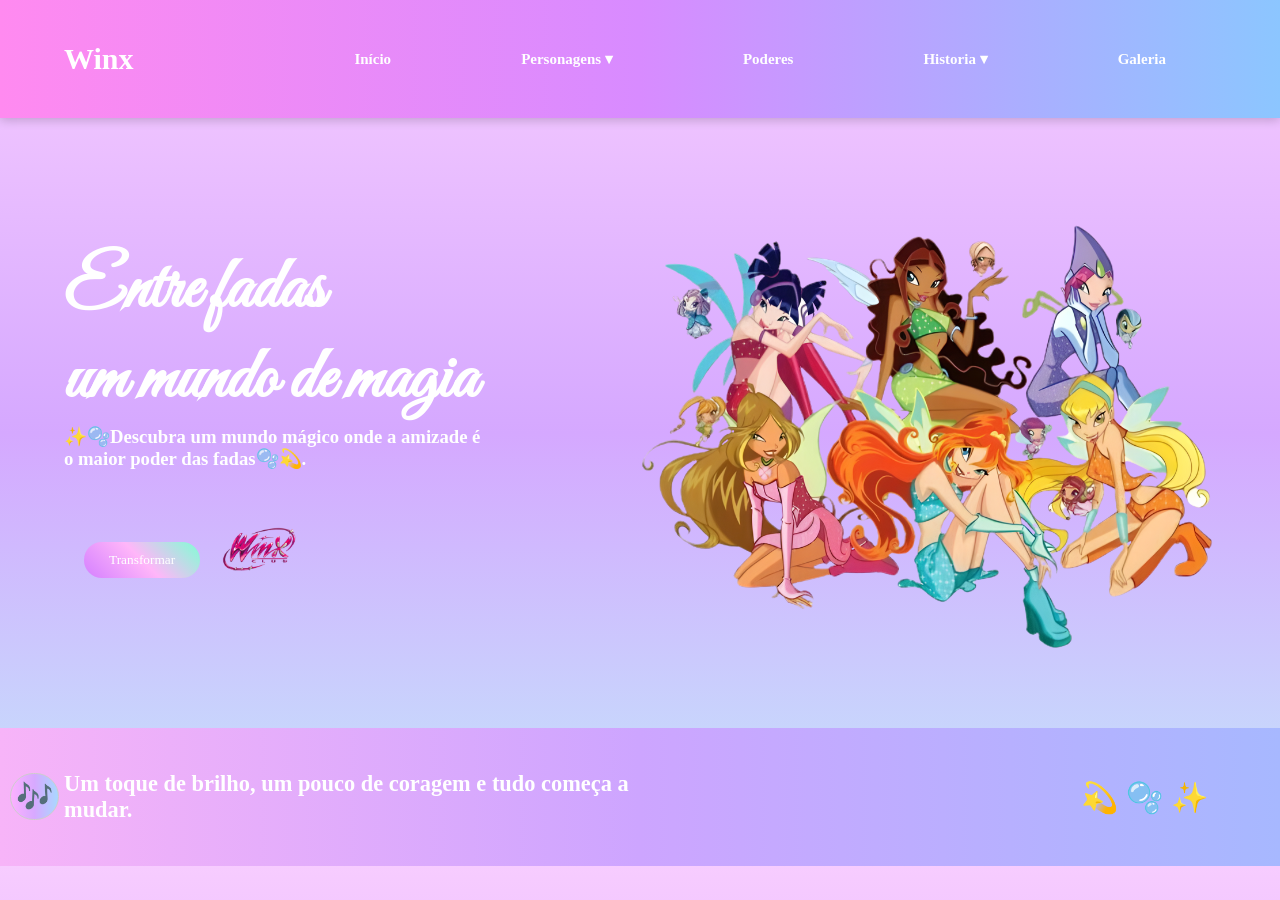
<file: index.html>
<!DOCTYPE html>
<html lang="pt-br">
<head>
    <meta charset="UTF-8">
    <meta name="viewport" content="width=device-width, initial-scale=1.0">
    <title>O clube das Winx</title>
    <link rel="stylesheet" href="html/css/index.css">
</head>

<!-- Cor de fundo -->
<body class="background-purple">
  <!-- Fim Cor de fundo -->

  <!-- Cabeça nav -->
    <header>
        <div class="container">
            <nav>
                <div class="logo">
                    <a href="#">Winx</a>
                </div>
                
                <ul class="ul">
                    <li><a href="#">Início</a></li>
                    
                    <li class="dropdown">
                        <a href="html/personagens.html">Personagens ▾</a>
                        <ul class="submenu">
                            <li><a href="html/trix.html">As trix</a></li>
                            <li><a href="html/pets.html">Pets</a></li>
                        </ul>
                    </li>
                    
                    <li>
                        <a href="html/poderes.html">Poderes</a>
                    </li>
                    
                    <li class="dropdown">
                        <a href="html/historia.html">Historia ▾</a>
                        <ul class="submenu">
                            <li><a href="html/filmes.html">Filmes</a></li>
                        </ul>
                    </li>
                    
                    <li><a href="html/galeria.html">Galeria</a></li>
                </ul>
                
                <div class="menu-icon">
                    <img src="html/img/menubranco.png" alt="ícone menu"> 	
                </div>
            </nav>
        </div>
    </header>
    <!-- Fim Cabeça nav -->

    <!-- Inicio -->
     <!-- Titulo -->
    <main>
        <div class="container">
            <div class="main-text">
                <h1>Entre fadas<br>um mundo de magia</h1>
                <h3>✨🫧Descubra um mundo mágico onde a amizade é<br>o maior poder das fadas🫧💫.</h3>
                <!-- Fim Titulo-->

                <!-- Botão -->
                <div class="reserva-container"> 
                    <a href="html/personagens.html" class="reserva-container"> 
                        <button class="btn-gradient">Transformar</button>
                    </a> 
                    <img src="html/img/logo2.png" alt="logo das winx" class="logo-winx">
                </div>
            </div>
            <!-- Fim Botão -->
            
            <!-- Imagem das winx -->
            <div class="main-img">
                <img src="html/img/winx444.png" alt="Clube das winx">
            </div>
        </div>
    </main>
    <!-- Fim Imagem das Winx -->

    <!-- Resultados -->
    <section class="resultados">
        <div class="container">
            <div class="resultados-text">
                Um toque de brilho, um pouco de coragem e tudo começa a mudar.
            </div>
            
            <div class="resultados-img">
                <p><span> 💫 </span></p>
                <p><span> 🫧 </span></p>
                <p><span> ✨ </span></p>
            </div>
        </div>
    </section>
    <!-- Fim Resultados -->
    
    <!-- Musica -->
    <audio id="musica" src="html/music/winx.mp3" loop></audio>
    <button id="btnMusica">🎶</button>
    <!-- Fim Musica -->
    <script>
        const musica = document.getElementById('musica');
        const btn = document.getElementById('btnMusica');

        btn.onclick = () => {
            if (musica.paused) {
                musica.play();
                btn.textContent = "🔊";
            } else {
                musica.pause();
                btn.textContent = "🎶";
            }
        };
    </script>
    <script>
    // Seleciona o ícone de clique
    const menuIcon = document.querySelector(".menu-icon");
    // Seleciona o menu que será aberto/fechado
    const menuUl = document.querySelector(".ul"); 

    if (menuIcon && menuUl) {
        menuIcon.addEventListener("click", () => {
            // Esta função faz o "toggle" (alternar):
            // 1. Se tem a classe 'active', ela REMOVE (fecha).
            // 2. Se não tem a classe 'active', ela ADICIONA (abre).
            menuUl.classList.toggle("active");
        });
    }
</script>
</body>
</html>
</file>
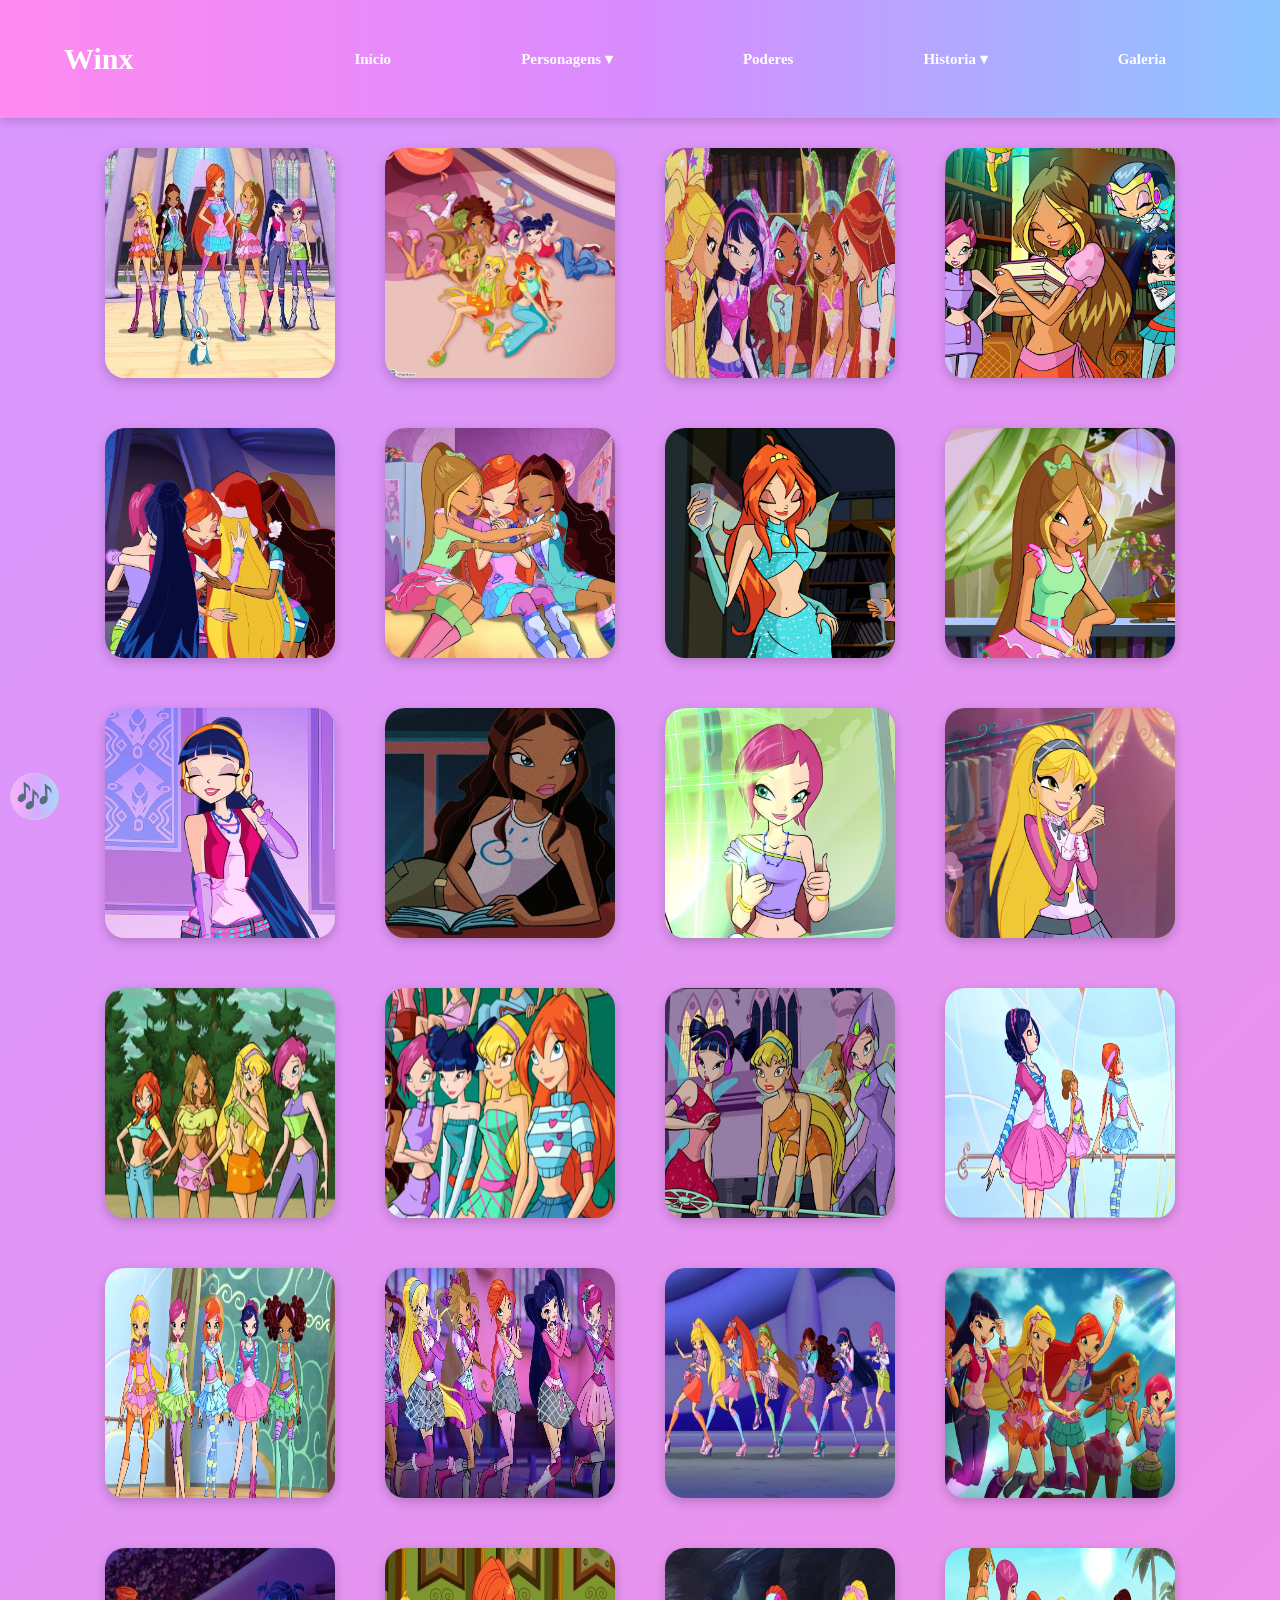
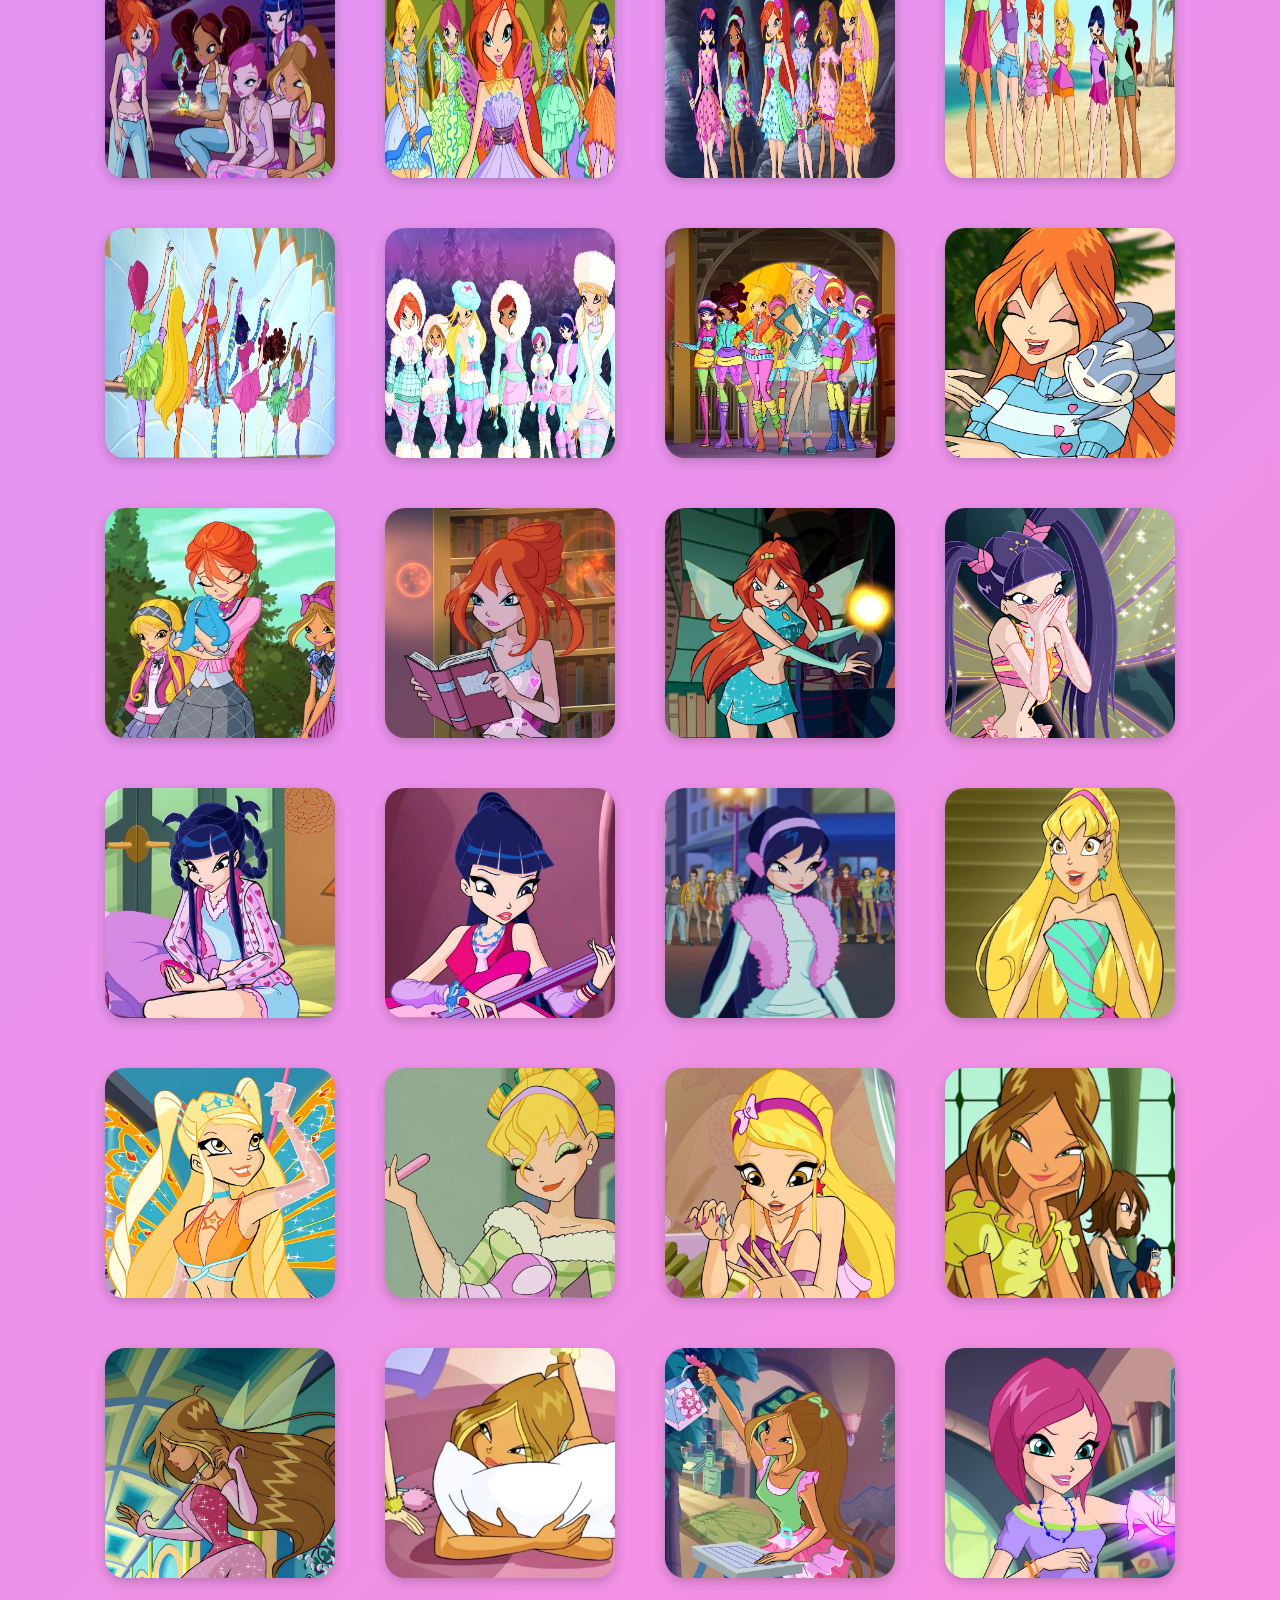
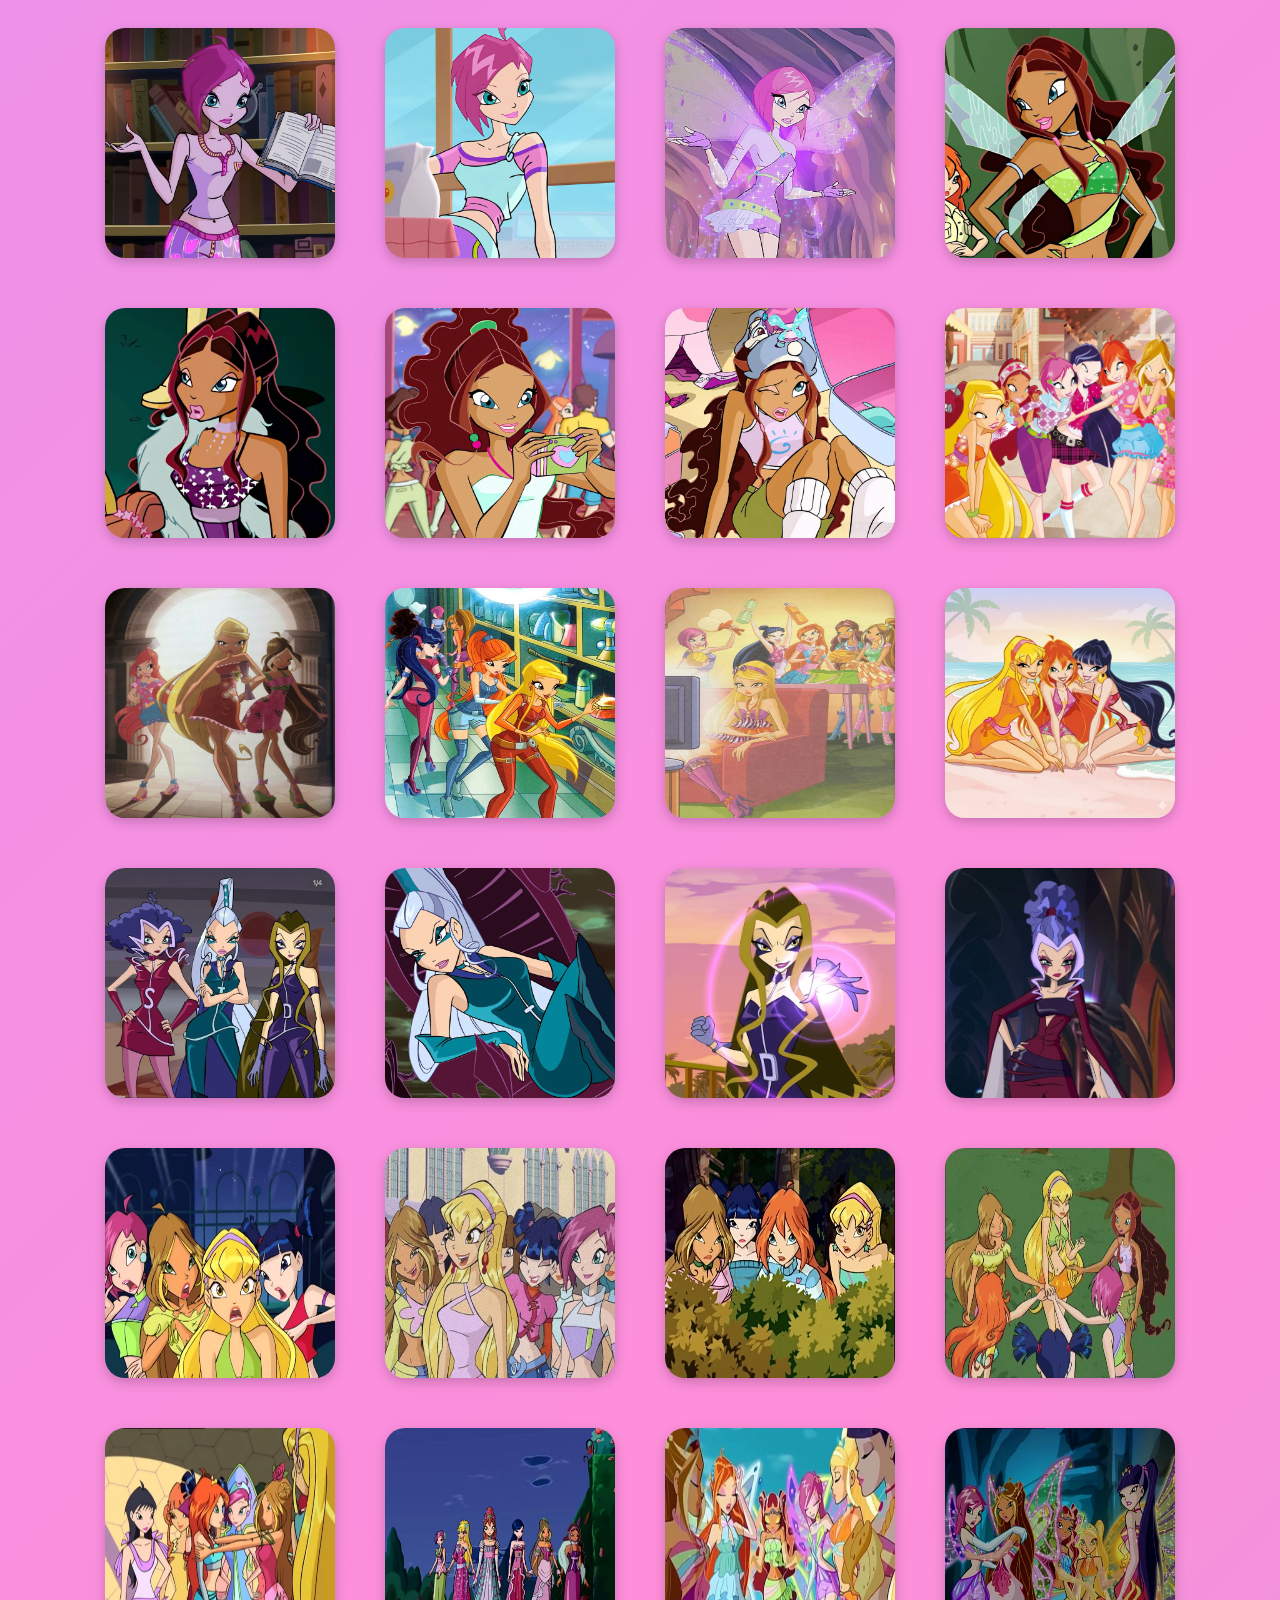
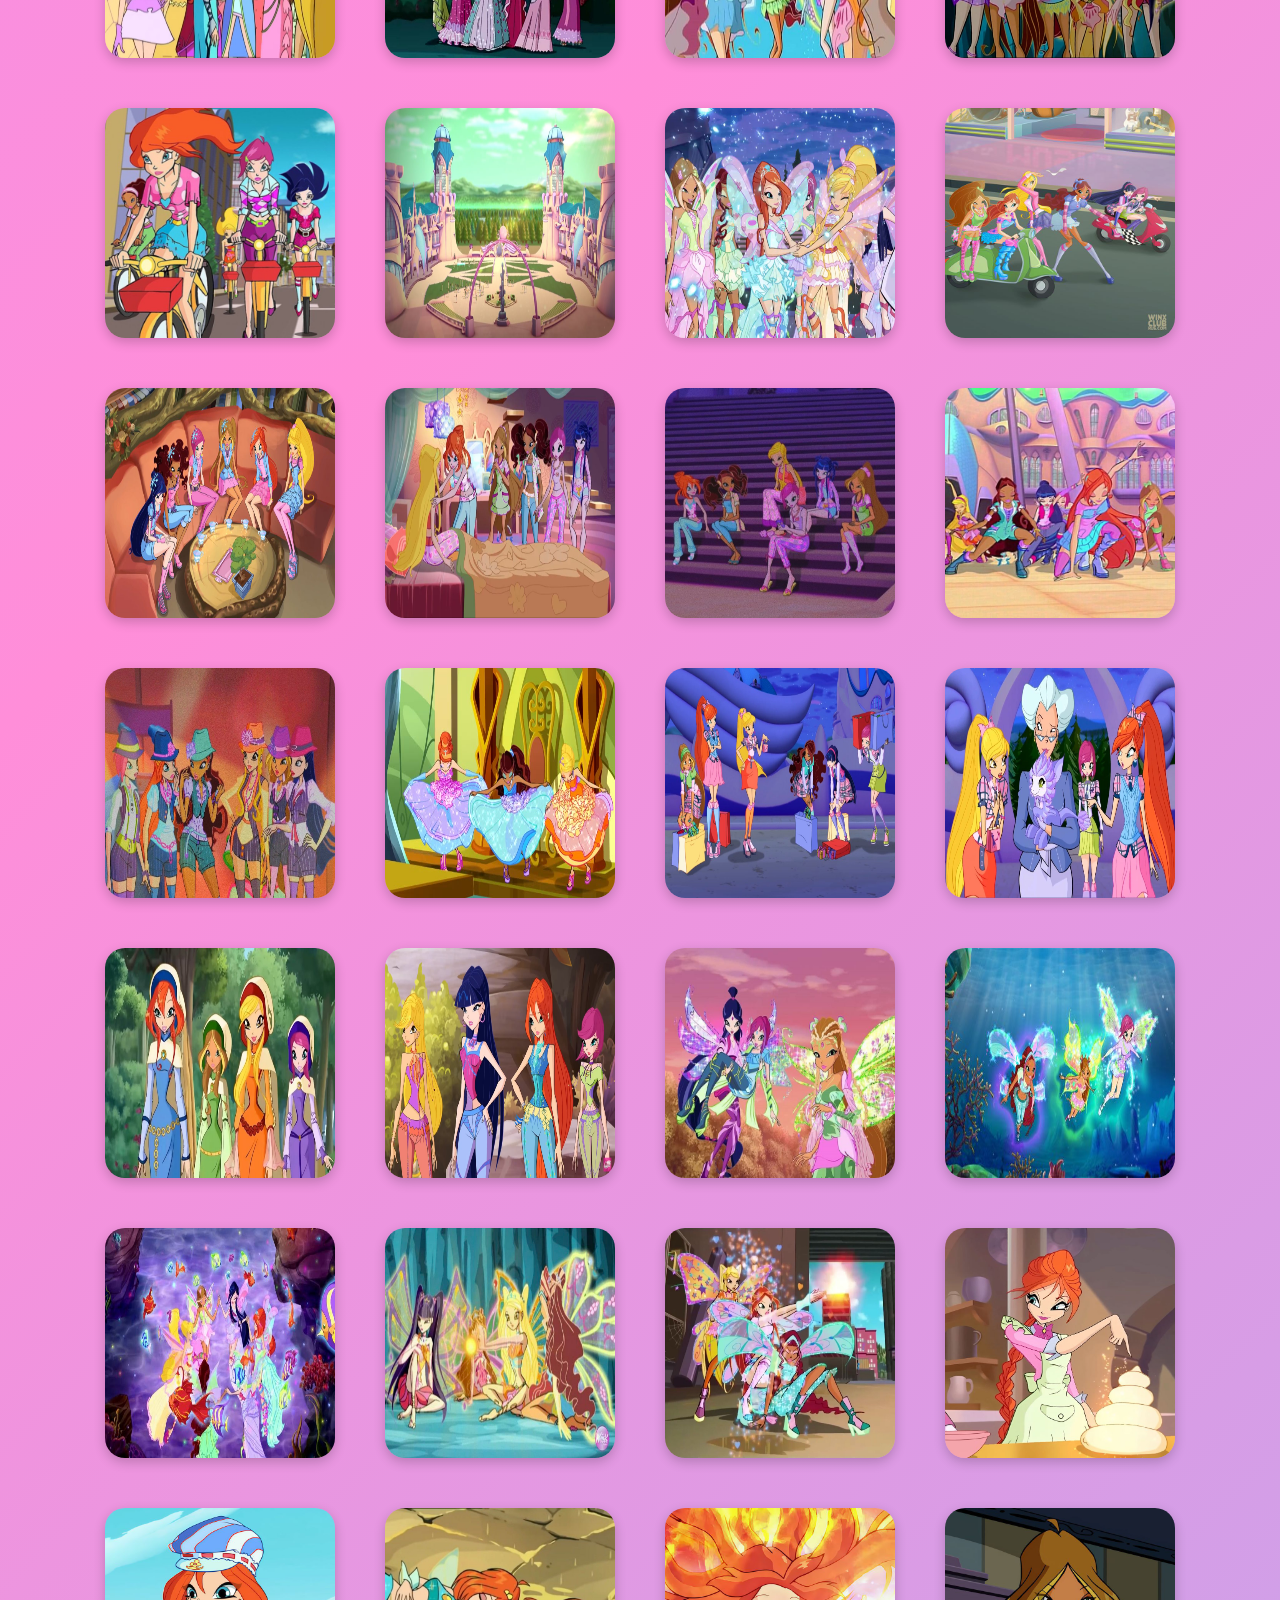
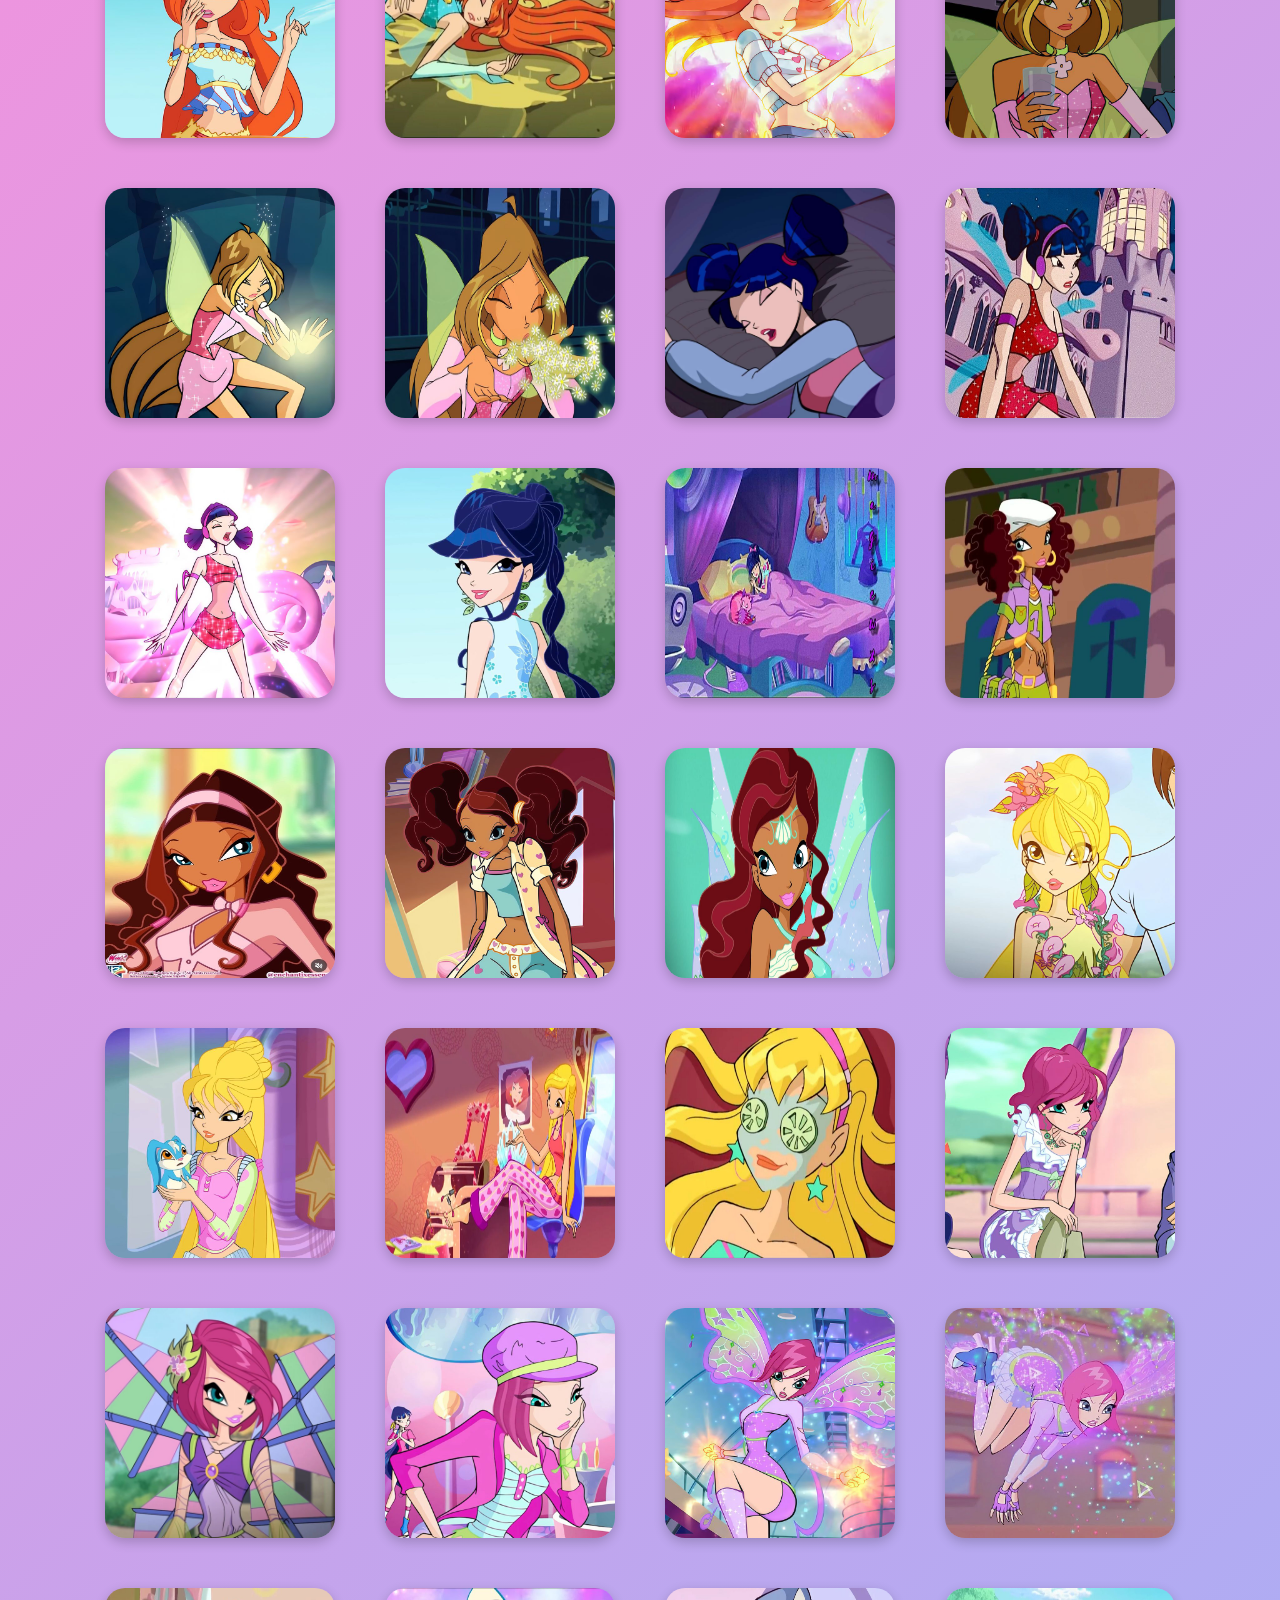
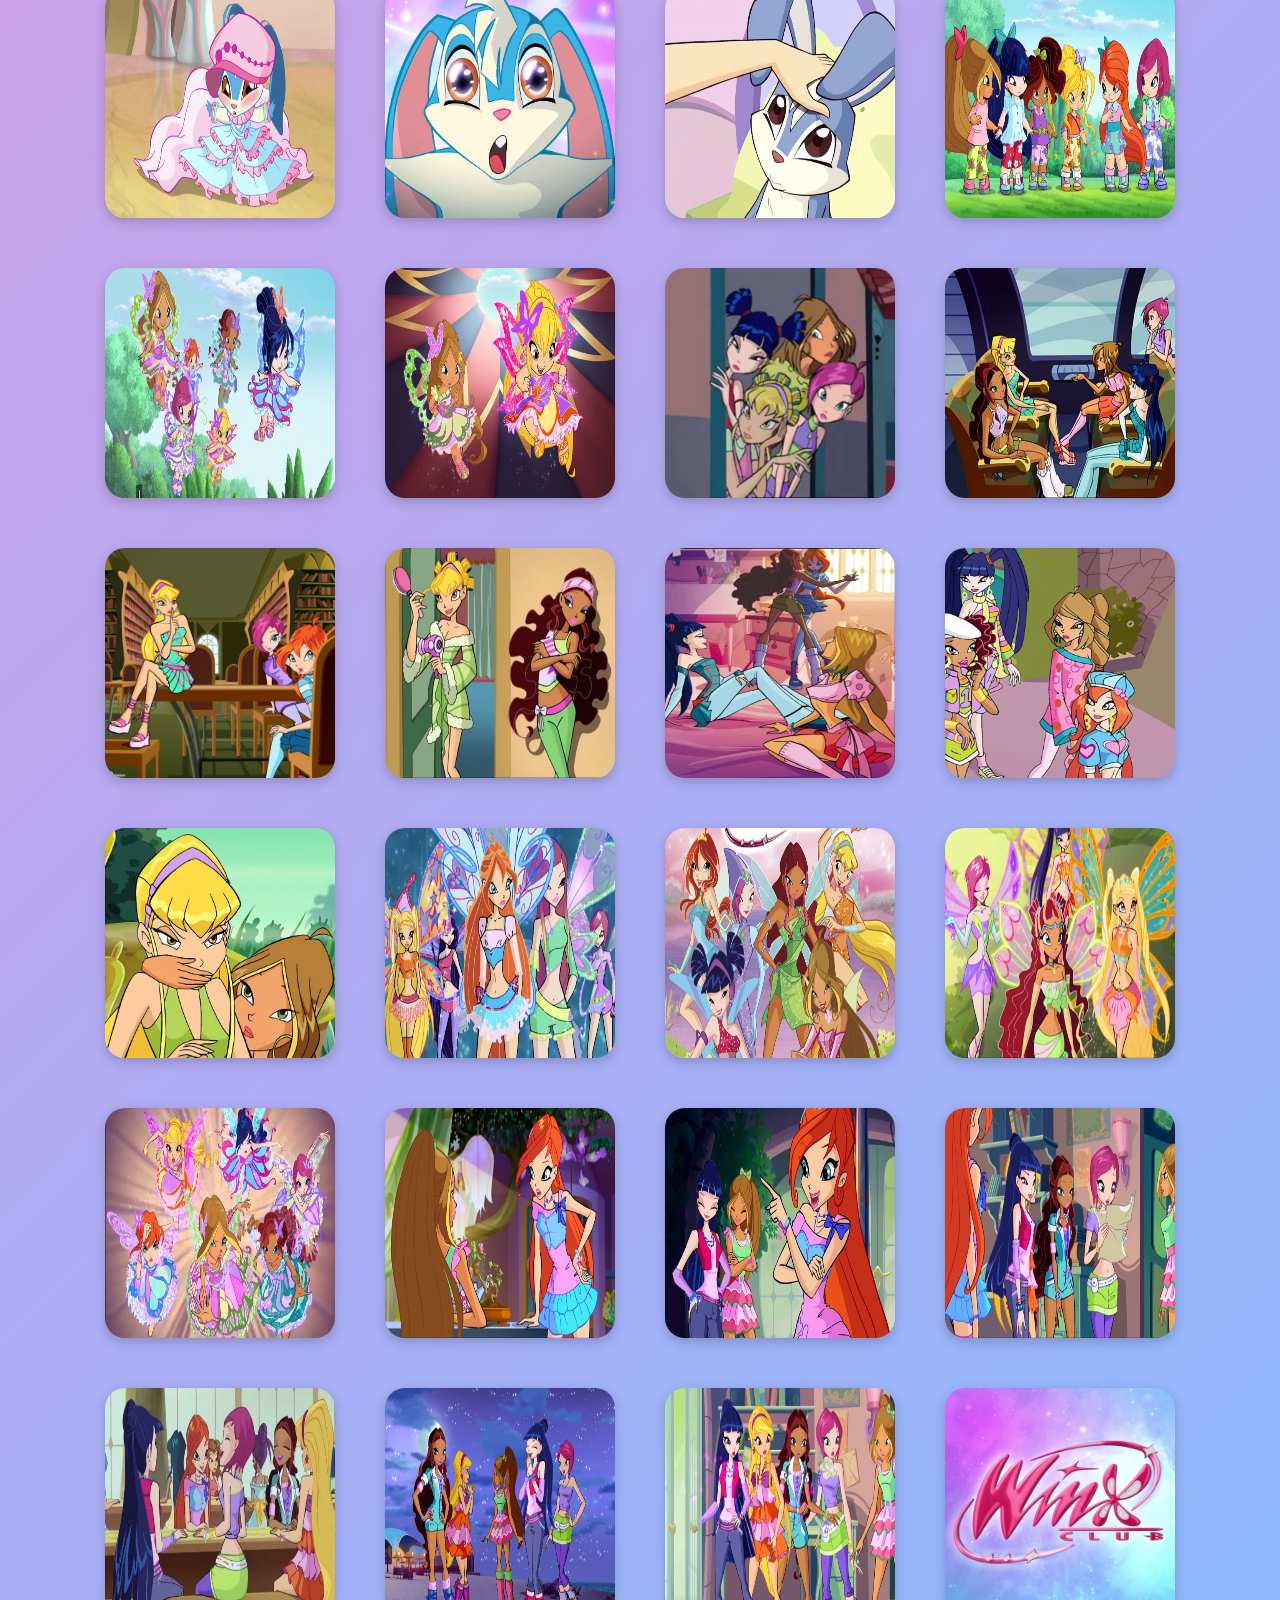
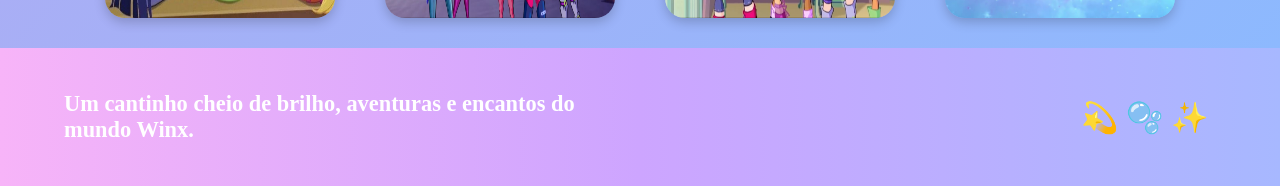
<file: html/galeria.html>
<!DOCTYPE html>
<html lang="pt-br">
<head>
    <meta charset="UTF-8">
    <meta name="viewport" content="width=device-width, initial-scale=1.0">
    <title>Galeria</title>
    <link rel="stylesheet" href="css/index.css">
</head>

<!-- Cor de fundo -->
<body class="background-galeria">
  <!-- Cor de fundo -->
    
  <!-- Cabeça nav -->
    <header>
        <div class="container">
            <nav>
                <div class="logo">
                    <a href="../index.html">Winx</a>
                </div>
                
                <ul class="ul">
                    <li><a href="../index.html">Início</a></li>
                    
                    <li class="dropdown">
                        <a href="personagens.html">Personagens ▾</a>
                        <ul class="submenu">
                            <li><a href="trix.html">As trix</a></li>
                            <li><a href="pets.html">Pets</a></li>
                        </ul>
                    </li>
                    
                    <li>
                        <a href="poderes.html">Poderes </a>
                    </li>
                    
                    <li class="dropdown">
                        <a href="historia.html">Historia ▾</a>
                        <ul class="submenu">
                            <li><a href="filmes.html">Filmes</a></li>
                        </ul>
                    </li>
                    
                    <li><a href="galeria.html">Galeria</a></li>
                </ul>
                
                <div class="menu-icon">
                    <img src="img/menubranco.png" alt="ícone menu"> 	
                </div>
            </nav>
        </div> 
    </header>
    <!-- Fim Cabeça nav -->
    
    <!-- Galeria -->
    <main class="main-winx">
        <div class="galeria-container-winx">
            <img src="img/winxc2.jpg" alt="Winx grupo 1">
            <img src="img/winx.c1.jpg" alt="Winx grupo 2">
            <img src="img/winc3.jpg" alt="Winx grupo 3">
            <img src="img/winxc4.jpg" alt="Winx grupo 4">
            <img src="img/winxc5.jpg" alt="Winx grupo 5">
            <img src="img/winxc6.jpg" alt="Winx grupo 6">
            <img src="img/winxc7.jpg" alt="Winx grupo 7">
            <img src="img/winxc8.jpg" alt="Winx grupo 8">
            <img src="img/wincc9.jpg" alt="Winx grupo 9">
            <img src="img/winxc10.jpg" alt="Winx grupo 10">
            <img src="img/winxc11.jpg" alt="Winx grupo 11">
            <img src="img/winxc12.jpg" alt="Winx grupo 12">
            <img src="img/winxc13.jpg" alt="Winx grupo 13">
            <img src="img/winxc14.jpg" alt="Winx grupo 14">
            <img src="img/winxc15.jpg" alt="Winx grupo 15">
            <img src="img/winxc16.jpg" alt="Winx grupo 16">
            <img src="img/winxc17.jpg" alt="Winx grupo 17">
            <img src="img/winxc18.jpg" alt="Winx grupo 18">
            <img src="img/winxc19.jpg" alt="Winx grupo 19">
            <img src="img/winxc20.jpg" alt="Winx grupo 20">
            <img src="img/winxc21.jpg" alt="Winx grupo 21">
            <img src="img/winxc22.jpg" alt="Winx grupo 22">
            <img src="img/winxc23.jpg" alt="Winx grupo 23">
            <img src="img/winxc24.jpg" alt="Winx grupo 24">
            <img src="img/winxc25.jpg" alt="Winx grupo 25">
            <img src="img/winxc26.jpg" alt="Winx grupo 26">
            <img src="img/winxc27.jpg" alt="Winx grupo 27">
            <img src="img/winxc28.jpg" alt="Winx grupo 28">
            <img src="img/winxc29.jpg" alt="Winx grupo 29">
            <img src="img/winxc30.jpg" alt="Winx grupo 30">
            <img src="img/winxc31.jpg" alt="Winx grupo 31">
            <img src="img/winxc32.jpg" alt="Winx grupo 32">
            <img src="img/winxc33.jpg" alt="Winx grupo 33">
            <img src="img/winxc34.jpg" alt="Winx grupo 34">
            <img src="img/winxc35.jpg" alt="Winx grupo 35">
            <img src="img/winxc36.jpg" alt="Winx grupo 36">
            <img src="img/winxc37.jpg" alt="Winx grupo 37">
            <img src="img/winxc38.jpg" alt="Winx grupo 38">
            <img src="img/winxc39.jpg" alt="Winx grupo 39">
            <img src="img/winxc40.jpg" alt="Winx grupo 40">
            <img src="img/winxc41.jpg" alt="Winx grupo 41">
            <img src="img/winxc42.jpg" alt="Winx grupo 42">
            <img src="img/winxc43.jpg" alt="Winx grupo 43">
            <img src="img/winxc44.jpg" alt="Winx grupo 44">
            <img src="img/winxc45.jpg" alt="Winx grupo 45">
            <img src="img/winxc46.jpg" alt="Winx grupo 46">
            <img src="img/winxc47.jpg" alt="Winx grupo 47">
            <img src="img/winxc48.jpg" alt="Winx grupo 48">
            <img src="img/winxc49.jpg" alt="Winx grupo 49">
            <img src="img/winxc50.jpg" alt="Winx grupo 50">
            <img src="img/winxc51.jpg" alt="Winx grupo 51">
            <img src="img/winxc52.jpg" alt="Winx grupo 52">
            <img src="img/winxc53.jpg" alt="Winx grupo 53">
            <img src="img/winxc54.jpg" alt="Winx grupo 54">
            <img src="img/winxc55.jpg" alt="Winx grupo 55">
            <img src="img/winxc56.jpg" alt="Winx grupo 56">
            <img src="img/winxc57.jpg" alt="Winx grupo 57">
            <img src="img/winxc58.jpg" alt="Winx grupo 58">
            <img src="img/winxc59.jpg" alt="Winx grupo 59">
            <img src="img/winxc60.jpg" alt="Winx grupo 60">
            <img src="img/winxc61.jpg" alt="Winx grupo 61">
            <img src="img/winxc62.jpg" alt="Winx grupo 62">
            <img src="img/winxc63.jpg" alt="Winx grupo 63">
            <img src="img/winxc64.jpg" alt="Winx grupo 64">
            <img src="img/winxc65.jpg" alt="Winx grupo 65">
            <img src="img/winxc66.jpg" alt="Winx grupo 66">
            <img src="img/winxc67.jpg" alt="Winx grupo 67">
            <img src="img/winxc68.jpg" alt="Winx grupo 68">
            <img src="img/winxc74.jpg" alt="Winx grupo 69">
            <img src="img/winxc71.jpg" alt="Winx grupo 70">
            <img src="img/winxc72.jpg" alt="Winx grupo 71">
            <img src="img/winxcc72.jpg" alt="Winx grupo 72">
            <img src="img/winxcc73.jpg" alt="Winx grupo 73">
            <img src="img/winxcc74.jpg" alt="Winx grupo 74">
            <img src="img/winxcc75.jpg" alt="Winx grupo 75">
            <img src="img/winxcc76.jpg" alt="Winx grupo 76">
            <img src="img/winxcc77.jpg" alt="Winx grupo 77">
            <img src="img/winxcc78.jpg" alt="Winx grupo 78">
            <img src="img/winxcc79.jpg" alt="Winx grupo 79">
            <img src="img/winxcc80.jpg" alt="Winx grupo 80">
            <img src="img/winxcc81.jpg" alt="Winx grupo 81">
            <img src="img/winxcc82.jpg" alt="Winx grupo 82">
            <img src="img/winxcc83.jpg" alt="Winx grupo 83">
            <img src="img/winxcc84.jpg" alt="Winx grupo 84">
            <img src="img/winxcc85.jpg" alt="Winx grupo 85">
            <img src="img/winxcc86.jpg" alt="Winx grupo 86">
            <img src="img/winxcc87.jpg" alt="Winx grupo 87">
            <img src="img/winxcc88.jpg" alt="Winx grupo 88">
            <img src="img/winxcc139.jpg" alt="Winx grupo 89">
            <img src="img/winxcc90.jpg" alt="Winx grupo 90">
            <img src="img/winxcc91.jpg" alt="Winx grupo 91">
            <img src="img/winxcc92.jpg" alt="Winx grupo 92">
            <img src="img/winxcc93.jpg" alt="Winx grupo 93">
            <img src="img/winxcc94.jpg" alt="Winx grupo 94">
            <img src="img/winxcc95.jpg" alt="Winx grupo 95">
            <img src="img/winxcc96.jpg" alt="Winx grupo 96">
            <img src="img/winxcc97.jpg" alt="Winx grupo 97">
            <img src="img/winxcc140.jpg" alt="Winx grupo 98">
            <img src="img/winxcc99.jpg" alt="Winx grupo 99">
            <img src="img/winxcc100.jpg" alt="Winx grupo 100">
            <img src="img/winxcc101.jpg" alt="Winx grupo 101">
            <img src="img/winxcc102.jpg" alt="Winx grupo 102">
            <img src="img/winxcc138.jpg" alt="Winx grupo 103">
            <img src="img/winxcc104.jpg" alt="Winx grupo 104">
            <img src="img/winxcc105.jpg" alt="Winx grupo 105">
            <img src="img/winxcc106.jpg" alt="Winx grupo 106">
            <img src="img/winxcc107.jpg" alt="Winx grupo 107">
            <img src="img/winxcc108.jpg" alt="Winx grupo 108">
            <img src="img/winxcc109.jpg" alt="Winx grupo 109">
            <img src="img/winxcc110.jpg" alt="Winx grupo 100">
            <img src="img/winxcc111.jpg" alt="Winx grupo 111">
            <img src="img/winxcc112.jpg" alt="Winx grupo 112">
            <img src="img/winxcc114.jpg" alt="Winx grupo 114">
            <img src="img/winxcc115.jpg" alt="Winx grupo 115">
            <img src="img/winxcc116.jpg" alt="Winx grupo 116">
            <img src="img/winxcc117.jpg" alt="Winx grupo 117">
            <img src="img/winxcc118.jpg" alt="Winx grupo 118">
            <img src="img/winxcc119.jpg" alt="Winx grupo 119">
            <img src="img/winxcc120.jpg" alt="Winx grupo 120">
            <img src="img/winxcc121.jpg" alt="Winx grupo 121">
            <img src="img/winxcc122.jpg" alt="Winx grupo 122">
            <img src="img/winxcc123.jpg" alt="Winx grupo 123">
            <img src="img/winxcc124.jpg" alt="Winx grupo 124">
            <img src="img/winxcc125.jpg" alt="Winx grupo 125">
            <img src="img/winxcc126.jpg" alt="Winx grupo 126">
            <img src="img/winxcc127.jpg" alt="Winx grupo 127">
            <img src="img/winxcc128.jpg" alt="Winx grupo 128">
            <img src="img/winxcc129.jpg" alt="Winx grupo 129">
            <img src="img/winxcc130.jpg" alt="Winx grupo 130">
            <img src="img/winxcc131.jpg" alt="Winx grupo 131">
            <img src="img/winxcc132.jpg" alt="Winx grupo 132">
            <img src="img/winxcc133.jpg" alt="Winx grupo 133">
            <img src="img/winxcc134.jpg" alt="Winx grupo 134">
            <img src="img/winxcc135.jpg" alt="Winx grupo 135">
            <img src="img/winxcc136.jpg" alt="Winx grupo 136">
            <img src="img/winxc70.jpg" alt="Winx grupo 137">
        </div>
    </main>
    <!-- Fim Galeria -->
    
    <!-- Resultados -->
    <section class="resultados">
        <div class="container">
            <div class="resultados-text">
                Um cantinho cheio de brilho, aventuras e encantos do mundo Winx.
            </div>
            
            <div class="resultados-img">
                <p><span> 💫 </span></p>
                <p><span> 🫧 </span></p>
                <p><span> ✨ </span></p>
            </div>
        </div>
    </section>
    <!-- Fim Resultados -->

    <!-- Musica -->
    <audio id="minhaMusica" loop>
        <source src="music/winx.mp3" type="audio/mpeg">
        Seu navegador não suporta o elemento de áudio.
    </audio>
    <button id="btnMusica"> 🎶 </button>
    <!-- Fim Musica -->

    <script>
        // os elementos pelo ID
        const musica = document.getElementById('minhaMusica');
        const btnMusica = document.getElementById('btnMusica');

        // Define a função de play/pause
        function togglePlayPause() {
            if (musica.paused) {
                musica.play();
                btnMusica.textContent = ' 🎶 ';
            } else {
                musica.pause();
                btnMusica.textContent = ' 🎶';
            }
        }

        // Adiciona o evento de clique ao botão
        btnMusica.addEventListener('click', togglePlayPause);
    </script> 
    <script>
    // Seleciona o ícone de clique
    const menuIcon = document.querySelector(".menu-icon");
    // Seleciona o menu que será aberto/fechado
    const menuUl = document.querySelector(".ul"); 

    if (menuIcon && menuUl) {
        menuIcon.addEventListener("click", () => {
            // Esta função faz o "toggle" (alternar):
            // 1. Se tem a classe 'active', ela REMOVE (fecha).
            // 2. Se não tem a classe 'active', ela ADICIONA (abre).
            menuUl.classList.toggle("active");
        });
    }
</script>
</body>
</html>
</file>
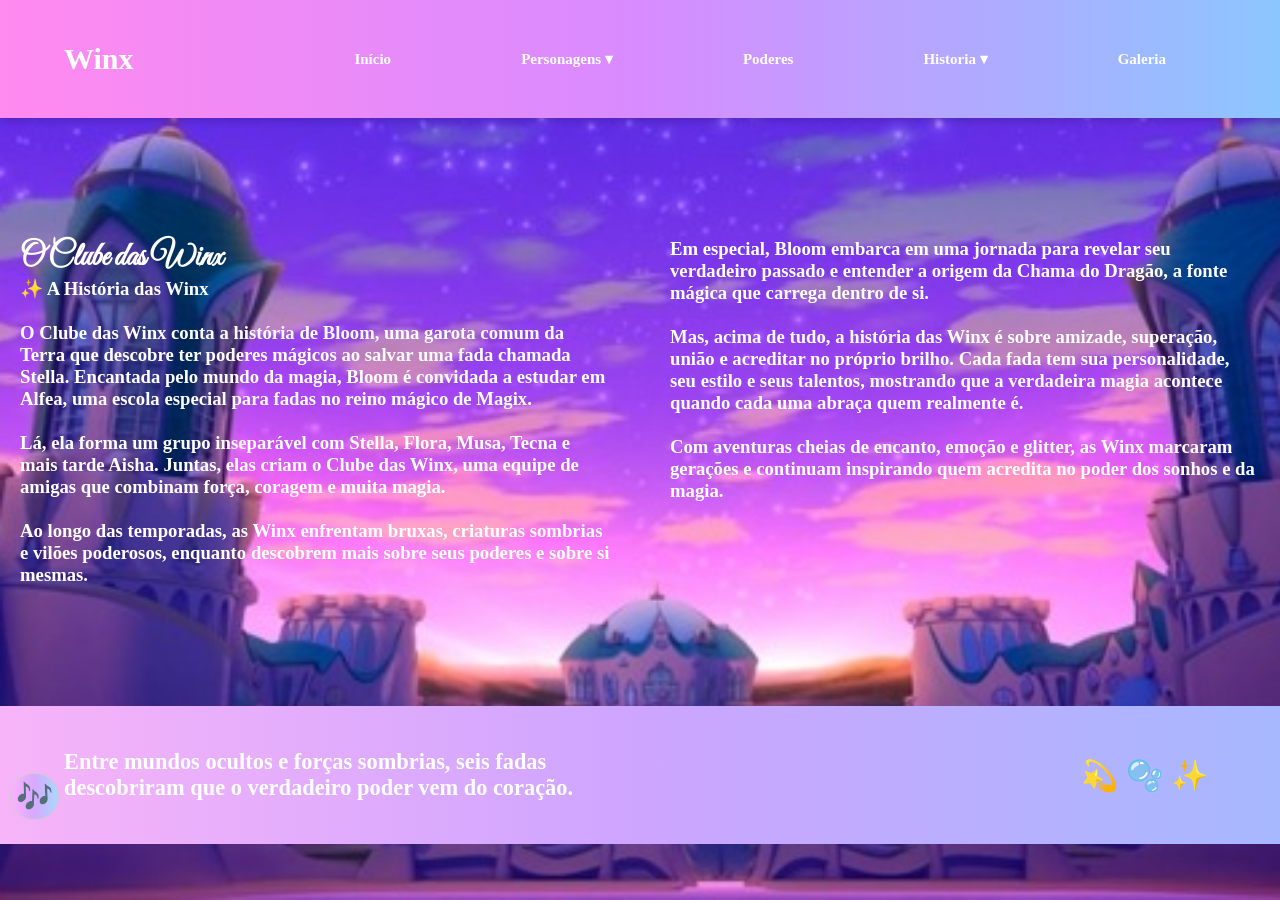
<file: html/historia.html>
<!DOCTYPE html>
<html lang="pt-br">
<head>
    <meta charset="UTF-8">
    <meta name="viewport" content="width=device-width, initial-scale=1.0">
    <title>História</title>
    <link rel="stylesheet" href="css/index.css">
</head>

<!-- Cor de fundo -->
<body class="pagina-winx">
  <!-- Cor de fundo -->

  <!-- Cabeça nav -->
    <header>
        <div class="container">
            <nav>
                <div class="logo">
                    <a href="../index.html">Winx</a>
                </div>
                
                <ul class="ul">
                    <li><a href="../index.html">Início</a></li>
                    
                    <li class="dropdown">
                        <a href="personagens.html">Personagens ▾</a>
                        <ul class="submenu">
                            <li><a href="trix.html">As trix</a></li>
                            <li><a href="pets.html">Pets</a></li>
                        </ul>
                    </li>
                    
                    <li>
                        <a href="poderes.html">Poderes</a>
                    </li>
                    
                    <li class="dropdown">
                        <a href="historia.html">Historia ▾</a>
                        <ul class="submenu">
                            <li><a href="filmes.html">Filmes</a></li>
                        </ul>
                    </li>
                    
                    <li><a href="galeria.html">Galeria</a></li>
                </ul>
                
                <div class="menu-icon">
                    <img src="img/menubranco.png" alt="ícone menu"> 	
                </div>
            </nav>
        </div> 
    </header> 
    <!-- Fim Cabeça nav -->
    
    <!-- Historia -->
    <main>
        <div class="text-container">

            <div class="main-text-2">
                <h1>O Clube das Winx</h1>
                <h3>
                    ✨ A História das Winx<br><br>
                    O Clube das Winx conta a história de Bloom, uma garota comum da Terra que descobre ter poderes mágicos ao salvar uma fada chamada Stella. Encantada pelo mundo da magia, Bloom é convidada a estudar em Alfea, uma escola especial para fadas no reino mágico de Magix.
                    <br><br>
                    Lá, ela forma um grupo inseparável com Stella, Flora, Musa, Tecna e mais tarde Aisha. Juntas, elas criam o Clube das Winx, uma equipe de amigas que combinam força, coragem e muita magia.
                    <br><br>
                    Ao longo das temporadas, as Winx enfrentam bruxas, criaturas sombrias e vilões poderosos, enquanto descobrem mais sobre seus poderes e sobre si mesmas.
                </h3>
            </div>

            <div class="main-text-3">
                <h3>
                    Em especial, Bloom embarca em uma jornada para revelar seu verdadeiro passado e entender a origem da Chama do Dragão, a fonte mágica que carrega dentro de si.
                    <br><br>
                    Mas, acima de tudo, a história das Winx é sobre amizade, superação, união e acreditar no próprio brilho. Cada fada tem sua personalidade, seu estilo e seus talentos, mostrando que a verdadeira magia acontece quando cada uma abraça quem realmente é.
                    <br><br>
                    Com aventuras cheias de encanto, emoção e glitter, as Winx marcaram gerações e continuam inspirando quem acredita no poder dos sonhos e da magia.
                </h3>
            </div>
            
        </div>
    </main>
    <!-- Fim Historia -->
    
    <!-- Resultados -->
    <section class="resultados">
        <div class="container">
            <div class="resultados-text">
                Entre mundos ocultos e forças sombrias, seis fadas descobriram que o verdadeiro poder vem do coração.
            </div>
            
            <div class="resultados-img">
                <p><span> 💫 </span></p>
                <p><span> 🫧 </span></p>
                <p><span> ✨ </span></p>
            </div>
        </div>
    </section>
    <!-- Fim Resultados -->

    <!-- Musica -->
    <audio id="minhaMusica" loop>
        <source src="music/winx.mp3" type="audio/mpeg">
    </audio>
    <button id="btnMusica"> 🎶 </button>
    <!-- Fim Musica -->

    <script>
        // os elementos pelo ID
        const musica = document.getElementById('minhaMusica');
        const btnMusica = document.getElementById('btnMusica');

        // Define a função de play/pause
        function togglePlayPause() {
            if (musica.paused) {
                musica.play();
                btnMusica.textContent = ' 🎶 ';
            } else {
                musica.pause();
                btnMusica.textContent = ' 🎶';
            }
        }

        // Adiciona o evento de clique ao botão
        btnMusica.addEventListener('click', togglePlayPause);
    </script> 

    <script>
    // Seleciona o ícone de clique
    const menuIcon = document.querySelector(".menu-icon");
    // Seleciona o menu que será aberto/fechado
    const menuUl = document.querySelector(".ul"); 

    if (menuIcon && menuUl) {
        menuIcon.addEventListener("click", () => {
            // Esta função faz o "toggle" (alternar):
            // 1. Se tem a classe 'active', ela REMOVE (fecha).
            // 2. Se não tem a classe 'active', ela ADICIONA (abre).
            menuUl.classList.toggle("active");
        });
    }
</script>
</body>
</html>
</file>
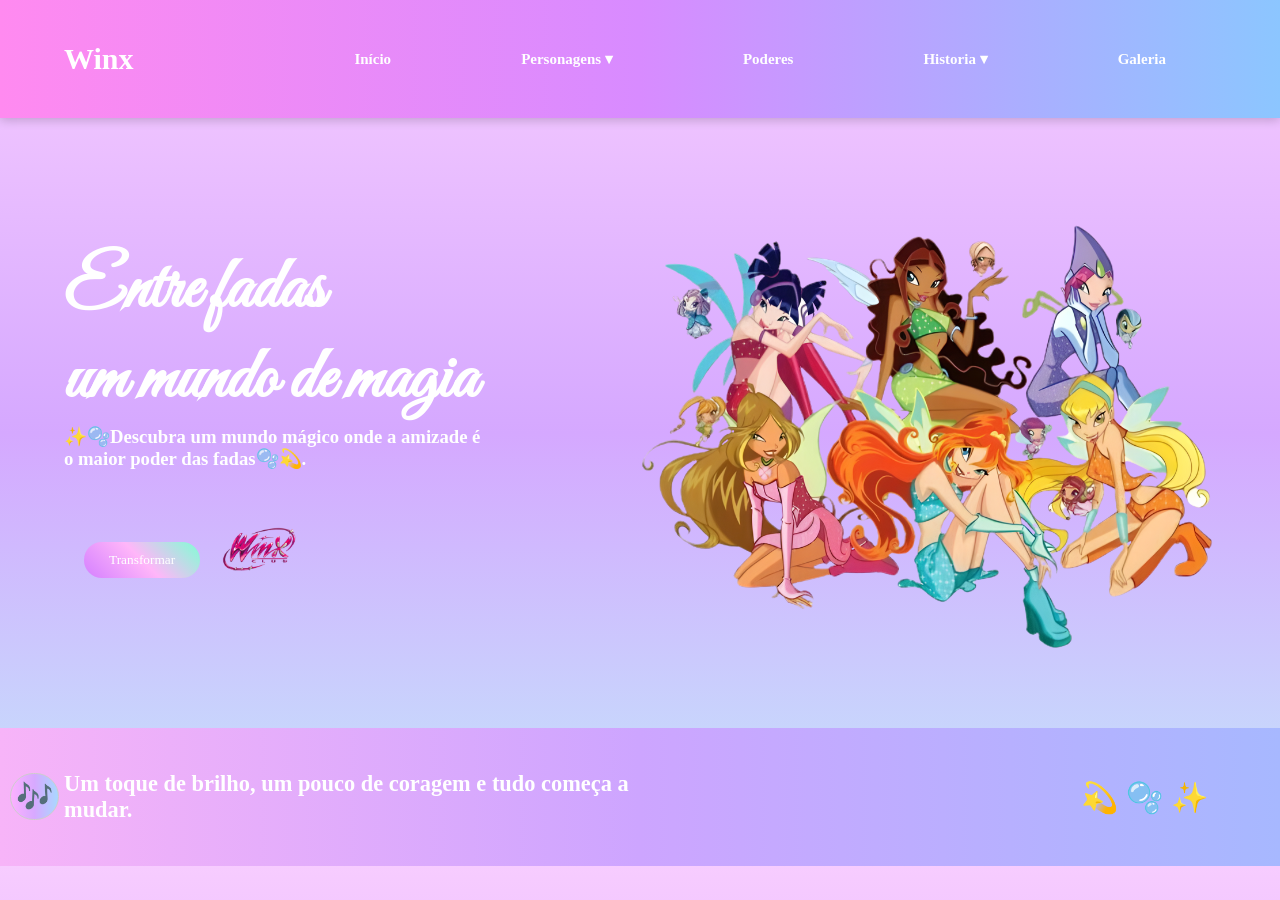
<file: html/inicio.html>
<!DOCTYPE html>
<html lang="pt-br">
<head>
    <meta charset="UTF-8">
    <meta name="viewport" content="width=device-width, initial-scale=1.0">
    <title>O clube das Winx</title>
    <link rel="stylesheet" href="css/index.css">
</head>

<!-- Cor de fundo -->
<body class="background-purple">
  <!-- Fim Cor de fundo -->

  <!-- Cabeça nav -->
    <header>
        <div class="container">
            <nav>
                <div class="logo">
                    <a href="inicio.html">Winx</a>
                </div>
                
                <ul class="ul">
                    <li><a href="inicio.html">Início</a></li>
                    
                    <li class="dropdown">
                        <a href="personagens.html">Personagens ▾</a>
                        <ul class="submenu">
                            <li><a href="trix.html">As trix</a></li>
                            <li><a href="pets.html">Pets</a></li>
                        </ul>
                    </li>
                    
                    <li>
                        <a href="poderes.html">Poderes</a>
                    </li>
                    
                    <li class="dropdown">
                        <a href="historia.html">Historia ▾</a>
                        <ul class="submenu">
                            <li><a href="filmes.html">Filmes</a></li>
                        </ul>
                    </li>
                    
                    <li><a href="galeria.html">Galeria</a></li>
                </ul>
                
                <div class="menu-icon">
                    <img src="img/menubranco.png" alt="ícone menu"> 	
                </div>
            </nav>
        </div>
    </header>
    <!-- Fim Cabeça nav -->

    <!-- Inicio -->
     <!-- Titulo -->
    <main>
        <div class="container">
            <div class="main-text">
                <h1>Entre fadas<br>um mundo de magia</h1>
                <h3>✨🫧Descubra um mundo mágico onde a amizade é<br>o maior poder das fadas🫧💫.</h3>
                <!-- Fim Titulo-->

                <!-- Botão -->
                <div class="reserva-container"> 
                    <a href="personagens.html" class="reserva-container"> 
                        <button class="btn-gradient">Transformar</button>
                    </a> 
                    <img src="img/logo2.png" alt="logo das winx" class="logo-winx">
                </div>
            </div>
            <!-- Fim Botão -->
            
            <!-- Imagem das winx -->
            <div class="main-img">
                <img src="img/winx444.png" alt="Clube das winx">
            </div>
        </div>
    </main>
    <!-- Fim Imagem das Winx -->

    <!-- Resultados -->
    <section class="resultados">
        <div class="container">
            <div class="resultados-text">
                Um toque de brilho, um pouco de coragem e tudo começa a mudar.
            </div>
            
            <div class="resultados-img">
                <p><span> 💫 </span></p>
                <p><span> 🫧 </span></p>
                <p><span> ✨ </span></p>
            </div>
        </div>
    </section>
    <!-- Fim Resultados -->
    
    <!-- Musica -->
    <audio id="musica" src="music/winx.mp3" loop></audio>
    <button id="btnMusica">🎶</button>
    <!-- Fim Musica -->
    <script>
        const musica = document.getElementById('musica');
        const btn = document.getElementById('btnMusica');

        btn.onclick = () => {
            if (musica.paused) {
                musica.play();
                btn.textContent = "🔊";
            } else {
                musica.pause();
                btn.textContent = "🎶";
            }
        };
    </script>
    <script>
    // Seleciona o ícone de clique
    const menuIcon = document.querySelector(".menu-icon");
    // Seleciona o menu que será aberto/fechado
    const menuUl = document.querySelector(".ul"); 

    if (menuIcon && menuUl) {
        menuIcon.addEventListener("click", () => {
            // Esta função faz o "toggle" (alternar):
            // 1. Se tem a classe 'active', ela REMOVE (fecha).
            // 2. Se não tem a classe 'active', ela ADICIONA (abre).
            menuUl.classList.toggle("active");
        });
    }
</script>
</body>
</html>
</file>
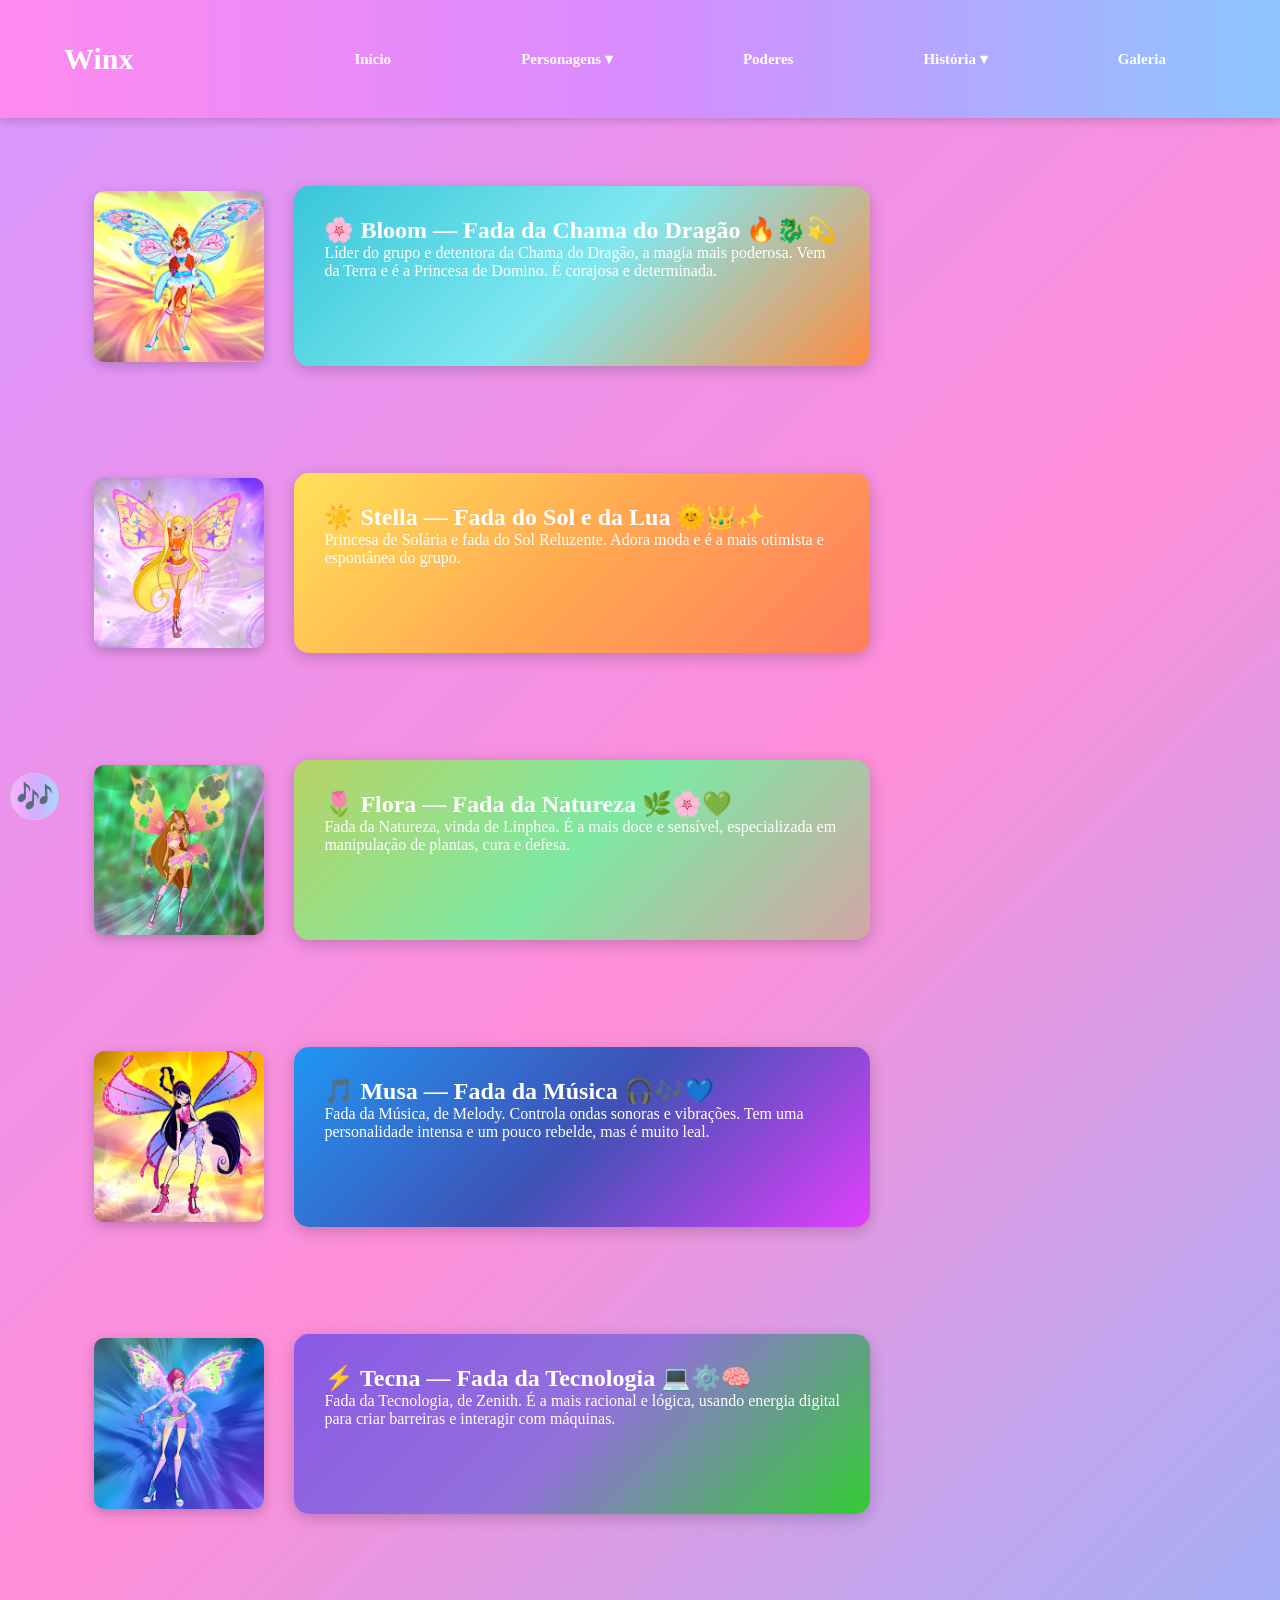
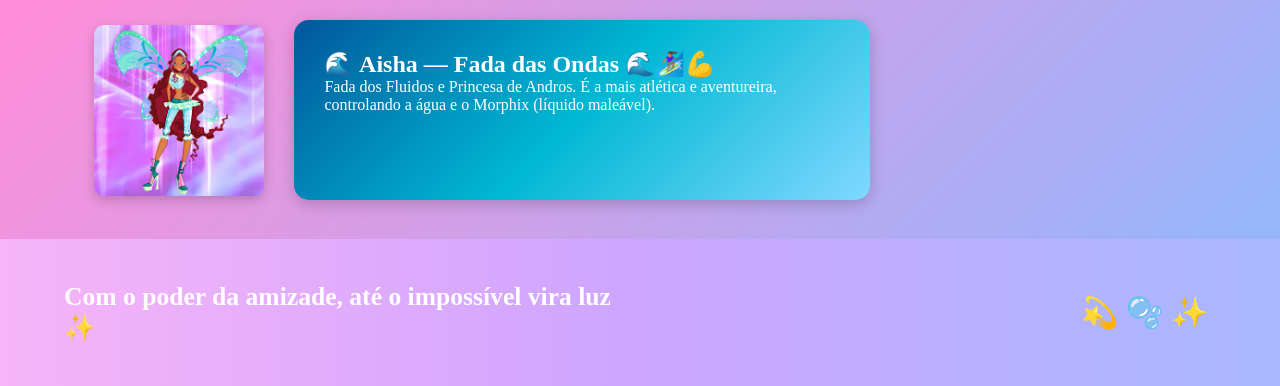
<file: html/personagens.html>
<!DOCTYPE html>
<html lang="pt-br">
<head>
    <meta charset="UTF-8">
    <meta name="viewport" content="width=device-width, initial-scale=1.0">
    <title>Personagens</title>
    <link rel="stylesheet" href="css/index.css">
</head>

<!-- Cor de fundo -->
<body class="background-galeria">
    <!-- Fim de Cor de fundo -->

    <!-- Cabeça nav -->
    <header>
        <div class="container">
            <nav>
                <div class="logo">
                    <a href="../index.html">Winx</a>
                </div>

                <ul class="ul">
                    <li><a href="../index.html">Início</a></li>

                    <li class="dropdown">
                        <a href="personagens.html">Personagens ▾</a>
                        <ul class="submenu">
                            <li><a href="trix.html">As trix</a></li>
                            <li><a href="pets.html">Pets</a></li>
                        </ul>
                    </li>

                    <li><a href="poderes.html">Poderes</a></li>

                    <li class="dropdown">
                        <a href="historia.html">História ▾</a>
                        <ul class="submenu">
                            <li><a href="filmes.html">Filmes</a></li>
                        </ul>
                    </li>

                    <li><a href="galeria.html">Galeria</a></li>
                </ul>

                <div class="menu-icon">
                    <img src="img/menubranco.png" alt="ícone menu">
                </div>
            </nav>
        </div>
    </header>
    <!-- Fim Cabeça nav -->

    <!-- Personagens -->
      <!-- Fada bloom -->
    <section class="fada">
        <div class="container">
            <div class="fada-img">
                <img src="img/winxcccc.jpg" alt="fada bloom">
            </div>
            <div class="fada-text">
                <h2>🌸 Bloom — Fada da Chama do Dragão 🔥🐉💫</h2>
                <p>
                    Líder do grupo e detentora da Chama do Dragão, a magia mais poderosa. Vem da Terra e é a Princesa de Domino. É corajosa e determinada.
                </p>
            </div>
        </div>
    </section>
    <!-- Fim fada Bloom -->

    <!-- Fada Stella -->
    <section class="fada">
        <div class="container">
            <div class="fada-img">
                <img src="img/winxc01.jpg" alt="fada stella">
            </div>
            <div class="fada-stella-text">
                <h2>☀️ Stella — Fada do Sol e da Lua 🌞👑✨</h2>
                <p>
                    Princesa de Solária e fada do Sol Reluzente. Adora moda e é a mais otimista e espontânea do grupo.
                </p>
            </div>
        </div>
    </section>
    <!-- Fim fada Stella -->

    <!-- Fada Flora -->
    <section class="fada">
        <div class="container">
            <div class="fada-img">
                <img src="img/flora0.jpg" alt="fada flora">
            </div>
            <div class="fada-flora-text">
                <h2>🌷 Flora — Fada da Natureza 🌿🌸💚</h2>
                <p>
                    Fada da Natureza, vinda de Linphea. É a mais doce e sensível, especializada em manipulação de plantas, cura e defesa.
                </p>
            </div>
        </div>
    </section>
    <!-- Fim fada Flora -->

    <!-- Fada Musa -->
    <section class="fada">
        <div class="container">
            <div class="fada-img">
                <img src="img/musa0.jpg" alt="fada musa">
            </div>
            <div class="fada-musa-text">
                <h2>🎵 Musa — Fada da Música 🎧🎶💙</h2>
                <p>
                    Fada da Música, de Melody. Controla ondas sonoras e vibrações. Tem uma personalidade intensa e um pouco rebelde, mas é muito leal.
                </p>
            </div>
        </div>
    </section>
    <!-- Fim fada Musa -->

    <!-- Fada Tecna -->
    <section class="fada">
        <div class="container">
            <div class="fada-img">
                <img src="img/tecna0.jpg" alt="fada tecna">
            </div>
            <div class="fada-tecna-text">
                <h2>⚡ Tecna — Fada da Tecnologia 💻⚙️🧠</h2>
                <p>
                    Fada da Tecnologia, de Zenith. É a mais racional e lógica, usando energia digital para criar barreiras e interagir com máquinas.
                </p>
            </div>
        </div>
    </section>
    <!-- Fim fada Tecna -->

    <!-- Fada Aisha -->
    <section class="fada">
        <div class="container">
            <div class="fada-img">
                <img src="img/winxc03.jpg" alt="fada aisha">
            </div>
            <div class="fada-aisha-text">
                <h2>🌊 Aisha — Fada das Ondas 🌊🏄🏽‍♀️💪</h2>
                <p>
                    Fada dos Fluidos e Princesa de Andros. É a mais atlética e aventureira, controlando a água e o Morphix (líquido maleável).
                </p>
            </div>
        </div>
    </section>
    <!-- Fim Fada Aisha -->

    <!-- Resultados -->
    <section class="resultados">
        <div class="container">
            <div class="resultados-text-2">
                Com o poder da amizade, até o impossível vira luz ✨
            </div>

            <div class="resultados-img">
                <p><span>💫</span></p>
                <p><span>🫧</span></p>
                <p><span>✨</span></p>
            </div>
        </div>
    </section>
    <!-- Fim resultados -->

    <!-- Musica -->
    <audio id="musica" src="music/winx.mp3" loop></audio>
    <button id="btnMusica">🎶</button>
    <!-- Fim Musica -->

    <script>
        const musica = document.getElementById('musica');
        const btn = document.getElementById('btnMusica');

        // Alterna entre play (🔊) e pause (🎶) ao clicar
        btn.onclick = () => {
            if (musica.paused) {
                musica.play();
                btn.textContent = "🔊";
            } else {
                musica.pause();
                btn.textContent = "🎶";
            }
        };
        const menuIcon = document.querySelector(".menu-icon");
        const menuUl = document.querySelector("nav .ul");

        // Adiciona ou remove a classe 'active' no menu ao clicar no ícone
        menuIcon.addEventListener("click", () => {
            menuUl.classList.toggle("active");
        });
    </script>
</body>
</html>
</file>
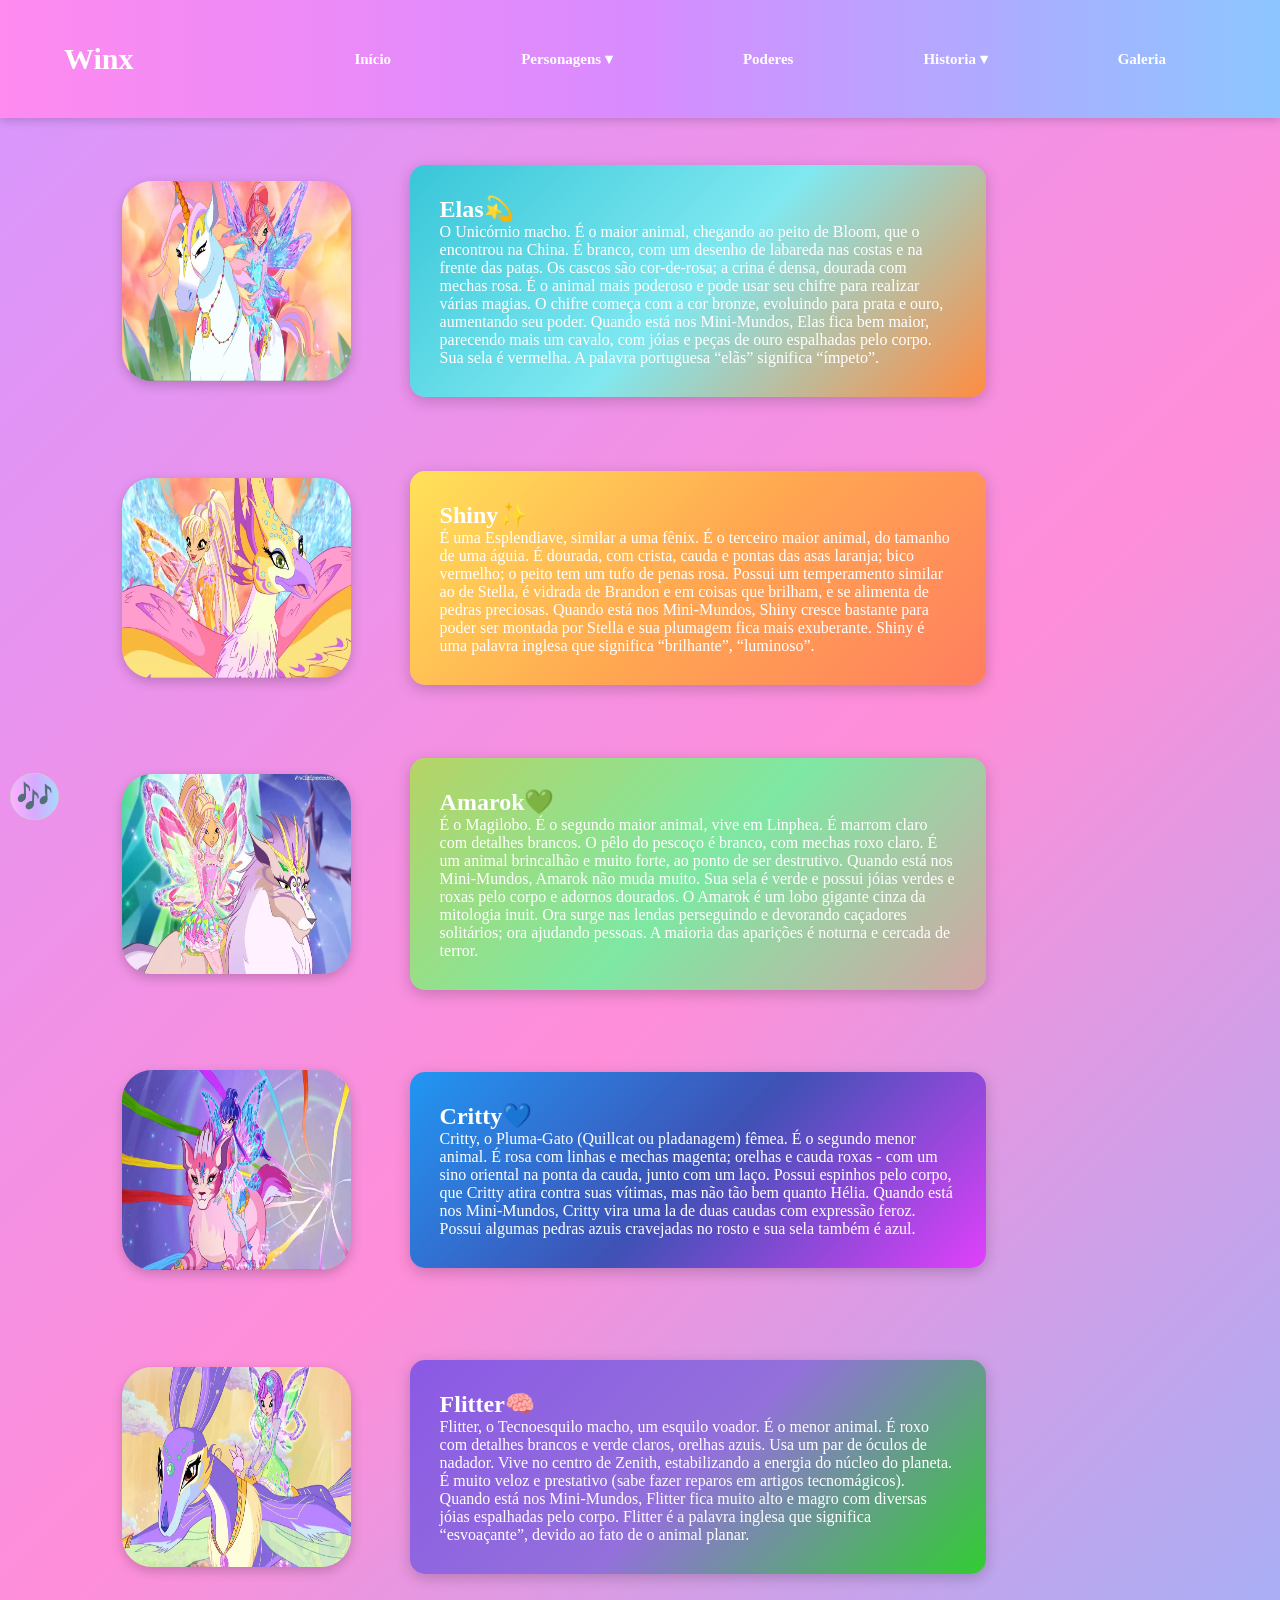
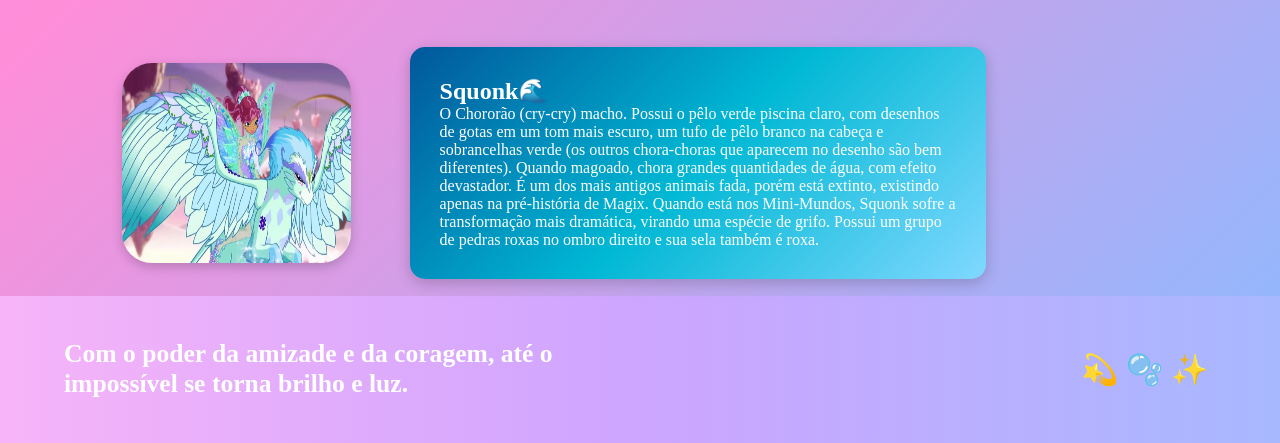
<file: html/pets.html>
<!DOCTYPE html>
<html lang="pt-br">

<head>
    <meta charset="UTF-8">
    <meta name="viewport" content="width=device-width, initial-scale=1.0">
    <title>Pets</title>
    <link rel="stylesheet" href="css/index.css">
</head>

<!-- Cor de Fundo -->
<body class="background-galeria"></body>
<!-- Cor de fundo -->

<!-- Cabeça nav -->
<body>
    <header>
        <div class="container">
            <nav>
                <div class="logo">
                    <a href="../index.html">Winx</a>
                </div>
                <ul class="ul">
                    <li><a href="../index.html">Início</a></li>
                    
                    <li class="dropdown">
                        <a href="personagens.html">Personagens ▾</a>
                        <ul class="submenu">
                            <li><a href="trix.html">As trix</a></li>
                            <li><a href="pets.html">Pets</a></li>
                        </ul>
                    </li>
                    
                    <li class="dropdown">
                        <a href="poderes.html">Poderes </a>
                    </li>
                    
                    <li class="dropdown">
                        <a href="historia.html">Historia ▾</a>
                        <ul class="submenu">
                            <li><a href="filmes.html">Filmes</a></li>
                        </ul>
                    </li>
                    
                    <li><a href="galeria.html">Galeria</a></li>
                </ul>
                
                <div class="menu-icon">
                    <img src="img/menubranco.png" alt="ícone menu"> 
                </div>
            </nav>
        </div>
    </header> 
    <!-- Fim cabeça nav -->
    
    <!-- Pets -->
    <section class="fada">
        <div class="container">

          <!-- Elas pet da bloom -->
            <div class="fada-img-pet">
                <img src="img/elas.jpg" alt="fada bloom">
            </div>
            <div class="fada-text">
                <h2>Elas💫</h2>
                <p>
                    O Unicórnio macho. É o maior animal, chegando ao peito de Bloom, que o encontrou na China. É branco, com um desenho de labareda nas costas e na frente das patas. Os cascos são cor-de-rosa; a crina é densa, dourada com mechas rosa. É o animal mais poderoso e pode usar seu chifre para realizar várias magias. O chifre começa com a cor bronze, evoluindo para prata e ouro, aumentando seu poder. Quando está nos Mini-Mundos, Elas fica bem maior, parecendo mais um cavalo, com jóias e peças de ouro espalhadas pelo corpo. Sua sela é vermelha.
                    A palavra portuguesa “elãs” significa “ímpeto”.
                </p>
            </div>
        </div>
    </section>
    <!-- Fim Elas pet da bloom -->

    <!-- Shiny pet da Stella -->
    <section class="fada">
        <div class="container">
            <div class="fada-img-pet">
                <img src="img/shiny02.jpg" alt="fada stella">
            </div>
            <div class="fada-stella-text">
                <h2>Shiny✨</h2>
                <p>
                    É uma Esplendiave, similar a uma fênix. É o terceiro maior animal, do tamanho de uma águia. É dourada, com crista, cauda e pontas das asas laranja; bico vermelho; o peito tem um tufo de penas rosa. Possui um temperamento similar ao de Stella, é vidrada de Brandon e em coisas que brilham, e se alimenta de pedras preciosas. Quando está nos Mini-Mundos, Shiny cresce bastante para poder ser montada por Stella e sua plumagem fica mais exuberante.
                    Shiny é uma palavra inglesa que significa “brilhante”, “luminoso”.
                </p>
            </div>
        </div>
    </section>
    <!-- Fim Shiny pet da Stella -->

    <!-- Amarok pet da Flora -->
    <section class="fada">
        <div class="container">
            <div class="fada-img-pet">
                <img src="img/amarok.jpg" alt="fada flora">
            </div>
            <div class="fada-flora-text">
                <h2>Amarok💚</h2>
                <p>
                    É o Magilobo. É o segundo maior animal, vive em Linphea. É marrom claro com detalhes brancos. O pêlo do pescoço é branco, com mechas roxo claro. É um animal brincalhão e muito forte, ao ponto de ser destrutivo. Quando está nos Mini-Mundos, Amarok não muda muito. Sua sela é verde e possui jóias verdes e roxas pelo corpo e adornos dourados. O Amarok é um lobo gigante cinza da mitologia inuit. Ora surge nas lendas perseguindo e devorando caçadores solitários; ora ajudando pessoas. A maioria das aparições é noturna e cercada de terror.
                </p>
            </div>
        </div>
    </section>
    <!-- Fim Amarok pet da flora -->
    
    <!-- Critty pet da musa -->
    <section class="fada">
        <div class="container">
            <div class="fada-img-pet">
                <img src="img/critty2.jpg" alt="fada musa">
            </div>
            <div class="fada-musa-text">
                <h2>Critty💙</h2>
                <p>
                    Critty, o Pluma-Gato (Quillcat ou pladanagem) fêmea. É o segundo menor animal. É rosa com linhas e mechas magenta; orelhas e cauda roxas - com um sino oriental na ponta da cauda, junto com um laço. Possui espinhos pelo corpo, que Critty atira contra suas vítimas, mas não tão bem quanto Hélia. Quando está nos Mini-Mundos, Critty vira uma la de duas caudas com expressão feroz. Possui algumas pedras azuis cravejadas no rosto e sua sela também é azul.
                </p>
            </div>
        </div>
    </section>
    <!-- Fim Critty pet da musa -->

    <!-- Flitter pet da tecna -->
    <section class="fada">
        <div class="container">
            <div class="fada-img-pet">
                <img src="img/Flitter.jpg" alt="fada tecna">
            </div>
            <div class="fada-tecna-text">
                <h2>Flitter🧠</h2>
                <p>
                    Flitter, o Tecnoesquilo macho, um esquilo voador. É o menor animal. É roxo com detalhes brancos e verde claros, orelhas azuis. Usa um par de óculos de nadador. Vive no centro de Zenith, estabilizando a energia do núcleo do planeta. É muito veloz e prestativo (sabe fazer reparos em artigos tecnomágicos). Quando está nos Mini-Mundos, Flitter fica muito alto e magro com diversas jóias espalhadas pelo corpo.
                    Flitter é a palavra inglesa que significa “esvoaçante”, devido ao fato de o animal planar.
                </p>
            </div>
        </div>
    </section>
     <!-- Fim Flitter pet da tecna -->
    
     <!-- Squonk pet da aisha -->
    <section class="fada">
        <div class="container">
            <div class="fada-img-pet">
                <img src="img/squonk.jpg" alt="fada aisha">
            </div>
            <div class="fada-aisha-text">
                <h2>Squonk🌊</h2>
                <p>
                    O Chororão (cry-cry) macho. Possui o pêlo verde piscina claro, com desenhos de gotas em um tom mais escuro, um tufo de pêlo branco na cabeça e sobrancelhas verde (os outros chora-choras que aparecem no desenho são bem diferentes). Quando magoado, chora grandes quantidades de água, com efeito devastador. É um dos mais antigos animais fada, porém está extinto, existindo apenas na pré-história de Magix. Quando está nos Mini-Mundos, Squonk sofre a transformação mais dramática, virando uma espécie de grifo. Possui um grupo de pedras roxas no ombro direito e sua sela também é roxa.
                </p>
            </div>
        </div>
    </section>
     <!-- Fim Squonk pet da aisha -->

     <!-- Musica -->
    <audio id="minhaMusica" loop>
        <source src="music/winx.mp3" type="audio/mp3">
    </audio>
    <button id="btnMusica"> 🎶 </button>
    <!-- Fim Musica -->

    <!-- Resultados -->
    <section class="resultados">
        <div class="container">
            <div class="resultados-text-2">
                Com o poder da amizade e da coragem, até o impossível se torna brilho e luz.
            </div>
            
            <div class="resultados-img">
                <p><span> 💫 </span></p>
                <p><span> 🫧 </span></p>
                <p><span> ✨ </span></p>
            </div>
        </div>
    </section>
    <!-- Fim resultados -->
    
    <script>
        // os elementos pelo ID
        const musica = document.getElementById('minhaMusica');
        const btnMusica = document.getElementById('btnMusica');

        // Define a função de play/pause
        function togglePlayPause() {
            if (musica.paused) {
                musica.play();
                btnMusica.textContent = ' 🎶 ';
            } else {
                musica.pause();
                btnMusica.textContent = ' 🎶';
            }
        }

        // Adiciona o evento de clique ao botão
        btnMusica.addEventListener('click', togglePlayPause);
    </script> 

    <script>
    // Seleciona o ícone de clique
    const menuIcon = document.querySelector(".menu-icon");
    // Seleciona o menu que será aberto/fechado
    const menuUl = document.querySelector(".ul"); 

    if (menuIcon && menuUl) {
        menuIcon.addEventListener("click", () => {
            // Esta função faz o "toggle" (alternar):
            // 1. Se tem a classe 'active', ela REMOVE (fecha).
            // 2. Se não tem a classe 'active', ela ADICIONA (abre).
            menuUl.classList.toggle("active");
        });
    }
</script>
</body>
</html>
</file>
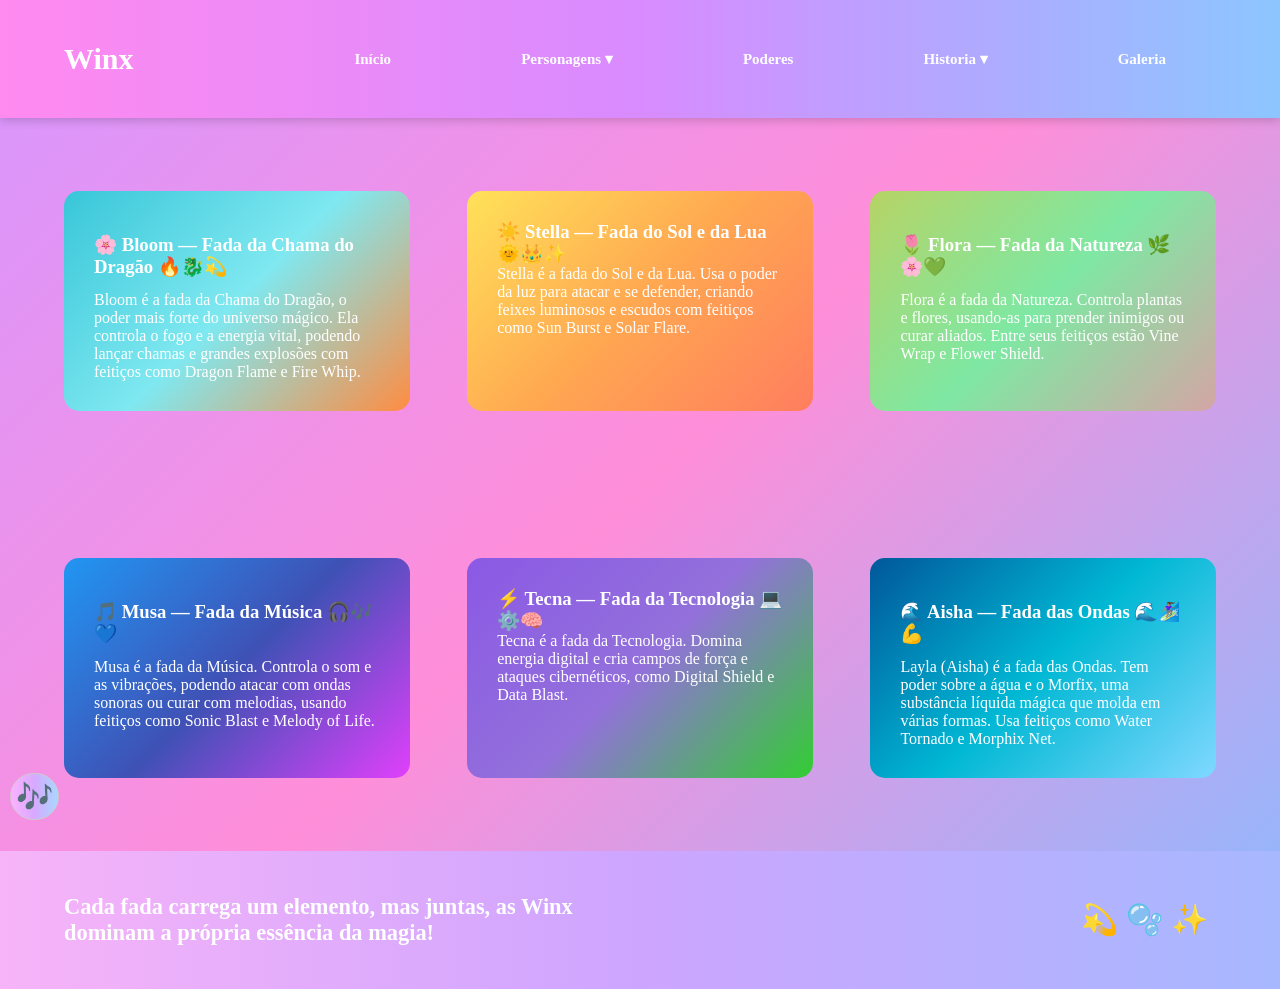
<file: html/poderes.html>
<!DOCTYPE html>
<html lang="pt-br">
<head>
    <meta charset="UTF-8">
    <meta name="viewport" content="width=device-width, initial-scale=1.0">
    <title> Poderes</title>
    <link rel="stylesheet" href="css/index.css">
</head>

<!-- Cor de fundo -->
<body class="background-galeria"></body> 
<!-- Fim Cor de fundo -->
<body>
    <!-- Cabeça nav -->
    <header>
        <div class="container">
            <nav>
                <div class="logo">
                    <a href="../index.html">Winx</a>
                </div>
                <ul class="ul">
                    <li><a href="../index.html">Início</a></li>
                    
                    <li class="dropdown">
                        <a href="personagens.html">Personagens ▾</a>
                        <ul class="submenu">
                            <li><a href="trix.html">As trix</a></li>
                            <li><a href="pets.html">Pets</a></li>
                        </ul>
                    </li>
                    
                    <li class="dropdown">
                        <a href="poderes.html">Poderes </a>
                    </li>
                    
                    <li class="dropdown">
                        <a href="historia.html">Historia ▾</a>
                        <ul class="submenu">
                            <li><a href="filmes.html">Filmes</a></li>
                        </ul>
                    </li>
                    
                    <li><a href="galeria.html">Galeria</a></li>
                </ul>
                
                <div class="menu-icon">
                    <img src="img/menubranco.png" alt="ícone menu"> 
                </div>
            </nav>
        </div>
    </header> 
    <!-- Fim Cabeça nav -->
    
    <!-- poderes -->
    <section class="diferencias">
        <div class="container">
        
          <!-- Blomm -->
            <div class="card bloom">
                <h3 class="titulo"> 🌸 Bloom — Fada da Chama do Dragão 🔥🐉💫 </h3>
                <p>
                    Bloom é a fada da Chama do Dragão, o poder mais forte do universo mágico. Ela controla o fogo e a energia vital, podendo lançar chamas e grandes explosões com feitiços como Dragon Flame e Fire Whip.
                </p>
            </div>
            <!-- Fim Blomm -->
            
            <!-- Stella -->
            <div class="card stella">
                <h3 class="titulo-"> ☀️ Stella — Fada do Sol e da Lua 🌞👑✨</h3>
                <p>
                    Stella é a fada do Sol e da Lua. Usa o poder da luz para atacar e se defender, criando feixes luminosos e escudos com feitiços como Sun Burst e Solar Flare.
                </p>
            </div>
            <!-- Fim Stella -->
            
            <!-- Flora -->
            <div class="card flora">
                <h3 class="titulo"> 🌷 Flora — Fada da Natureza 🌿🌸💚 </h3>
                <p>
                    Flora é a fada da Natureza. Controla plantas e flores, usando-as para prender inimigos ou curar aliados. Entre seus feitiços estão Vine Wrap e Flower Shield.
                </p>
            </div>
            <!-- Fim flora-->
        </div>
    </section>
    
    <section class="diferencias">
        <div class="container">

          <!-- Musa -->
            <div class="card musa">
                <h3 class="titulo"> 🎵 Musa — Fada da Música 🎧🎶💙</h3>
                <p>
                    Musa é a fada da Música. Controla o som e as vibrações, podendo atacar com ondas sonoras ou curar com melodias, usando feitiços como Sonic Blast e Melody of Life.
                </p>
            </div>
            <!-- Fim musa -->
            
            <!-- Tecna -->
            <div class="card tecna ">
                <h3 class="titulo-"> ⚡ Tecna — Fada da Tecnologia 💻⚙️🧠</h3>
                <p>
                    Tecna é a fada da Tecnologia. Domina energia digital e cria campos de força e ataques cibernéticos, como Digital Shield e Data Blast.
                </p>
            </div>
            <!-- Fim Tecna -->
            
            <!-- Aisha -->
            <div class="card aisha">
                <h3 class="titulo"> 🌊 Aisha — Fada das Ondas 🌊🏄🏽‍♀️💪 </h3>
                <p>
                    Layla (Aisha) é a fada das Ondas. Tem poder sobre a água e o Morfix, uma substância líquida mágica que molda em várias formas. Usa feitiços como Water Tornado e Morphix Net.
                </p>
            </div>
            <!-- Fim Aisha -->
        </div>
    </section>
    
    <!-- Musica -->
    <audio id="minhaMusica" loop>
        <source src="music/winx.mp3" type="audio/mp3">
    </audio>
    
    <button id="btnMusica"> 🎶 </button>
    <!-- Fim Musica -->
    
    <!-- Resultados -->
    <section class="resultados">
        <div class="container">
            <div class="resultados-text">
                Cada fada carrega um elemento, mas juntas, as Winx dominam a própria essência da magia!
            </div>
            
            <div class="resultados-img">
                <p><span> 💫 </span></p>
                <p><span> 🫧 </span></p>
                <p><span> ✨ </span></p>
            </div>
        </div>
    </section>
    <!-- Fim resultados -->
    
    <script>
        // os elementos de áudio e botão pelo ID
        const musica = document.getElementById('minhaMusica');
        const btnMusica = document.getElementById('btnMusica');
    
        //Define a função que alterna entre tocar e pausar a música
        function togglePlayPause() {
            if (musica.paused) {
                musica.play();
                // Altera o texto do botão para indicar que está tocando
                btnMusica.textContent = ' 🎶 ';
            } else {
                musica.pause();
                // Altera o texto do botão para indicar que está pausado
                btnMusica.textContent = ' 🎶';
            }
        }
    
        //  Adiciona um "ouvinte" de evento de clique ao botão, chamando a função
        btnMusica.addEventListener('click', togglePlayPause);
    </script>  

    <script>
    // Seleciona o ícone de clique
    const menuIcon = document.querySelector(".menu-icon");
    // Seleciona o menu que será aberto/fechado
    const menuUl = document.querySelector(".ul"); 

    if (menuIcon && menuUl) {
        menuIcon.addEventListener("click", () => {
            // Esta função faz o "toggle" (alternar):
            // 1. Se tem a classe 'active', ela REMOVE (fecha).
            // 2. Se não tem a classe 'active', ela ADICIONA (abre).
            menuUl.classList.toggle("active");
        });
    }
</script>
</body>
</html>
</file>
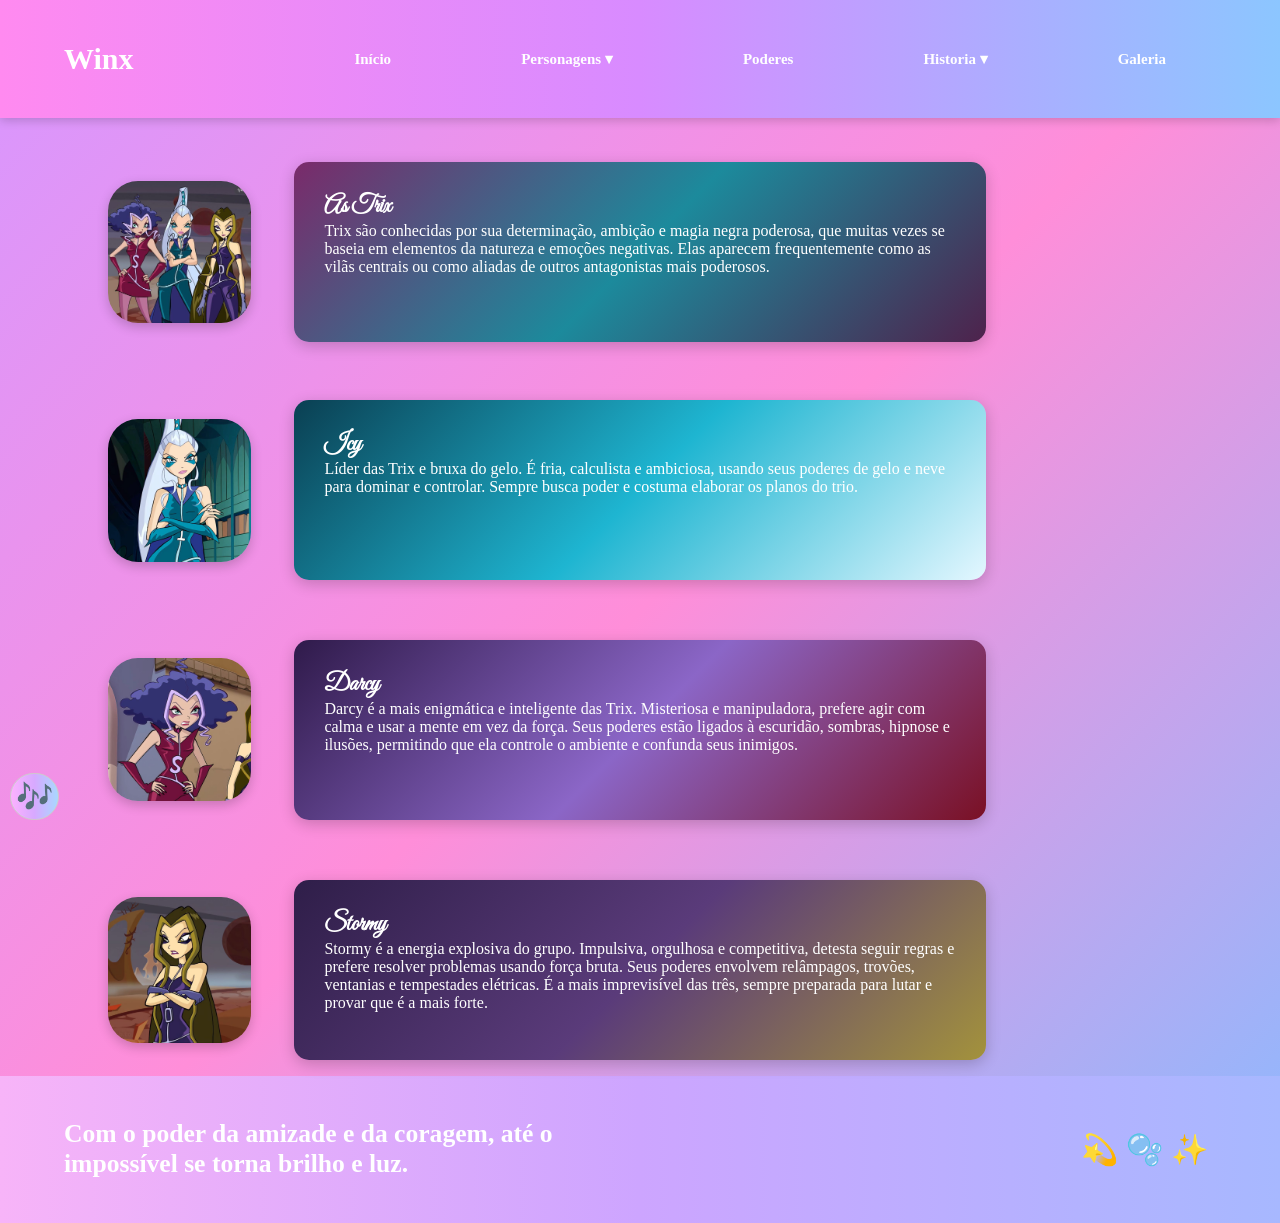
<file: html/trix.html>
<!DOCTYPE html>
<html lang="pt-br">
<head>
    <meta charset="UTF-8">
    <meta name="viewport" content="width=device-width, initial-scale=1.0">
    <title>As Trix</title>
    <!-- Importação do css -->
    <link rel="stylesheet" href="css/index.css">
    <!-- stylesheet é o arquivo que define o visual do site -->
    <!-- Fim Importação do css -->
</head>

<!-- Cor de fundo -->
<body class="background-galeria">
  <!-- Fim Cor de fundo -->

  <!-- Cabeça nav -->
    <header>
        <div class="container"> 
            <nav> <!-- Agrupa links -->
                <div class="logo"> <!-- "class" Aplicar varios elementos de uma vez só.-->
                    <a href="../index.html">Winx</a>
                </div>
                <ul class="ul"> <!-- ul cria listas NÃO ordenadas-->
                    <li><a href="../index.html">Início</a></li> <!-- "a" define como link, "href" local -->
                    
                    <li class="dropdown"> <!-- Lista de opção -->
                        <a href="personagens.html">Personagens ▾</a> <!-- li  cria ITENS de lista-->
                        <ul class="submenu"> 
                            <li><a href="trix.html">As trix</a></li>
                            <li><a href="pets.html">Pets</a></li>
                        </ul>
                    </li>
                    
                    <li class="dropdown">
                        <a href="poderes.html">Poderes </a>
                    </li>
                    
                    <li class="dropdown">
                        <a href="historia.html">Historia ▾</a>
                        <ul class="submenu">
                            <li><a href="filmes.html">Filmes</a></li>
                        </ul>
                    </li>
                    
                    <li><a href="galeria.html">Galeria</a></li>
                </ul>
                
                <div class="menu-icon">
                    <img src="img/menubranco.png" alt="ícone menu"> <!-- "img" imagem, "src" define onde encontrar."
                    -->
                </div>
            </nav>
        </div>
    </header>
    <!-- Fim Cabeça nav -->

    <!-- As Trix -->
    <section class="fada"> <!-- Agrupar conteúdo que define um tema.-->
        <div class="container">
            <div class="fada-img-trix">
                <img src="img/astrix.jpg" alt="As Trix">
            </div>
            <div class="fada-trix-text">
                <h1> As Trix </h1>
                <p> 
                    Trix são conhecidas por sua determinação, ambição e magia negra poderosa, que muitas vezes se baseia em elementos da natureza e emoções negativas. Elas aparecem frequentemente como as vilãs centrais ou como aliadas de outros antagonistas mais poderosos.
                </p>
            </div>
        </div>
    </section>
    <!-- Fim As Trix -->

    <!-- Icy -->
    <section class="fada">
        <div class="container">
            <div class="fada-img-trix">
                <img src="img/icy.jpg" alt=" Ice ">
            </div>
            <div class="fada-text-icy">
                <h1> Icy </h1>
                <p> 
                    Líder das Trix e bruxa do gelo. É fria, calculista e ambiciosa, usando seus poderes de gelo e neve para dominar e controlar. Sempre busca poder e costuma elaborar os planos do trio.
                </p>
            </div>
        </div>
    </section>
    <!-- Fim Icy -->

    <!-- Darcy -->
    <section class="fada">
        <div class="container">
            <div class="fada-img-trix">
                <img src="img/darcy.jpg" alt="Darcy">
            </div>
            <div class="fada-text-darcy">
                <h1> Darcy </h1>
                <p>
                    Darcy é a mais enigmática e inteligente das Trix. Misteriosa e manipuladora, prefere agir com calma e usar a mente em vez da força. Seus poderes estão ligados à escuridão, sombras, hipnose e ilusões, permitindo que ela controle o ambiente e confunda seus inimigos.
                </p>
            </div>
        </div>
    </section>
    <!-- Fim Darcy -->

    <!-- Storm -->
    <section class="fada">
        <div class="container">
            <div class="fada-img-trix">
                <img src="img/storm.jpg" alt=" Stormy">
            </div>
            <div class="fada-text-stormy">
                <h1> Stormy </h1>
                <p>
                    Stormy é a energia explosiva do grupo. Impulsiva, orgulhosa e competitiva, detesta seguir regras e prefere resolver problemas usando força bruta. Seus poderes envolvem relâmpagos, trovões, ventanias e tempestades elétricas.
                    É a mais imprevisível das três, sempre preparada para lutar e provar que é a mais forte.
                </p>
            </div>
        </div>
    </section>
    <!-- Storm -->

    <!-- Musica -->
    <audio id="minhaMusica" loop><!-- "loop" repete automaticamente quando terminar.-->
      <source src="music/winx.mp3" type="audio/mp3"> <!-- "source" Indica o arquivo de áudio "type" formato do arquivo. -->
    </audio>
    <button id="btnMusica"> 🎶 </button> <!--botão clicável na página.-->
    <!-- Fim Musica -->

    <!-- Resultados -->
    <section class="resultados">
        <div class="container">
            <div class="resultados-text-2">
                Com o poder da amizade e da coragem, até o impossível se torna brilho e luz.
            </div>
            <div class="resultados-img">
                <p><span> 💫 </span></p> <!--usado para agrupar e aplicar estilos a uma pequena porção de texto-->
                <p><span> 🫧 </span></p>
                <p><span> ✨ </span></p>
            </div>
        </div>
    </section>
     <!-- Fim Resultados -->

    <script>
        // os elementos de áudio e botão pelo ID
        const musica = document.getElementById('minhaMusica');
        const btnMusica = document.getElementById('btnMusica');

        // Define a função que alterna entre tocar e pausar a música
        function togglePlayPause() {
            if (musica.paused) {
                musica.play();
                // Altera o texto do botão para indicar que está tocando
                btnMusica.textContent = ' 🎶 ';
            } else {
                musica.pause();
                // Altera o texto do botão para indicar que está pausado
                btnMusica.textContent = ' 🎶';
            }
        }

        // Adiciona um "ouvinte" de evento de clique ao botão, chamando a função
        btnMusica.addEventListener('click', togglePlayPause);
    </script>

    <script>
    // Seleciona o ícone de clique
    const menuIcon = document.querySelector(".menu-icon");
    // Seleciona o menu que será aberto/fechado
    const menuUl = document.querySelector(".ul"); 

    if (menuIcon && menuUl) {
        menuIcon.addEventListener("click", () => {
            // Esta função faz o "toggle" (alternar):
            // 1. Se tem a classe 'active', ela REMOVE (fecha).
            // 2. Se não tem a classe 'active', ela ADICIONA (abre).
            menuUl.classList.toggle("active");
        });
    }
</script>
</body>
</html>
</file>
<file: html/css/index.css>
/* Letra para H1*/
@import url('https://fonts.googleapis.com/css2?family=Great+Vibes&display=swap');

h1 {
    font-family: "Great Vibes", cursive;   
}
*{
    margin: 0;
    padding: 0;
    box-sizing: border-box;
    text-decoration: none;
    list-style: none;
}
/* Fim Letra para H1*/

/* Letra geral */
@import url('https://fonts.googleapis.com/css2?family=Dancing+Script:wght@400..700&family=Playwrite+NO:wght@100..400&display=swap');

 *{
  font-family: "Dancing Script", cursive;}
/* Fim Letra geral */


/* Algumas cores principais usadas no site  */
:root {
  --cor-fundo: linear-gradient(180deg, #f7ccff, #d5a8ff, #c2e9fb);   
  --cor-principal: #d47fff;      
  --cor-secundaria: #ffb6f9;   
  --cor-destaque: #7fffd4;      
  --cor-texto: #4a006e;         
  --cor-brilho: linear-gradient(135deg, #7b61ff 0%, #d68cff 40%, #8fd6ff 100%);
  --cor-galeria:  linear-gradient(135deg, #d797ff, #ff8ed9, #8abaff);
} 
 /* Fim Algumas cores principais usadas no site  */      

 /* backgroud de fundos */
.background-purple{
    background:var(--cor-fundo);
}
.background-galeria{
  background:var(--cor-galeria) ;
}
 /* backgroud de fundos */

/* classes reutilizavéis */
.container{
    max-width: 1440px;
    padding: 0 5%;
    margin: 0 auto;
}

section{
    padding: 2.7rem 0;

}
header {
  background: linear-gradient(90deg, #ff8af0, #d88bff, #8cc6ff);
  padding: 20px 0;
  box-shadow: 0 2px 10px rgba(0,0,0,0.2);
}

/* Botão */
.btn-gradient{
    padding: 10px 25px;
    color: white;
    border: none;
    cursor: pointer;
    background-image: linear-gradient(45deg, var(--cor-principal), var(--cor-secundaria), var(--cor-destaque));
    border-radius: 20px;

}
/* Fim Botão */

/* Classes do site */
/* Pagina inicio */
nav{
    display: flex;
    justify-content: space-between;
    align-items: center;
    padding: 20px 0 ;
}
.logo a{
    font-size: 30px;
    font-weight: bold;
    color:white;
}
.ul{
    display: flex;
    align-items: center;
}
.ul li{
    margin: 0 35px;
    font-size: 15px;
}
.ul li a{
    color: white
}

main .container{
    display:flex;
    align-items: center;
    justify-content: space-between;
    margin-top: 30px;
}

.main-text{
   width: 50%; 
   color:white;
}

.main-text div{
    display: flex;
    align-items: center;
    margin: 20px;
}
.main-img{
    width: 50%;
}
.main-img img{
    width: 100%;
}
.reserva-container {
  display: flex;                /* coloca o botão e a imagem lado a lado */
  align-items: center;          /* centraliza verticalmente */
  gap: 20px;                    /* espaço entre eles */
  margin-top: 20px;             /* espaço acima */
}

.logo-winx {
  width: 150px;                 /* diminui a imagem */
  height: auto;
}
.logo-winx {
  width: 80px;   /* diminui o tamanho da imagem */
  height: auto;   /* mantém as proporções corretas */
}
/* Fim pagina inicio */


/*historia*/
.main-text-2, 
.main-text-3 {
  width: 50%;
  color: white;
  padding: 20px; /* adiciona espaço interno */
  box-sizing: border-box; /* importante para não quebrar a largura */
  margin-top: 100px;  /* aumenta espaço em cima do bloco de texto */
  margin-bottom: 100px; /* aumenta espaço embaixo */
}

.pagina-winx {
  min-height: 100vh;  /* ocupa 100% da altura da tela */
  background-image: url("../img/alfeacc.jpg");  /* ajuste o caminho */
  background-repeat: no-repeat;
  background-size: cover;
  background-position: center;
  background-attachment: fixed;
  box-sizing: border-box;  
}

.text-container {
  display: flex;
  gap: 20px; /* espaço entre os blocos */
}

.main-text h1{
  font-size: 4.5rem;  
}

/*responsividade*/
.menu-icon {
    display: none;
    cursor: pointer;
}

.menu-icon img {
    width: 35px;
}
.ul {
    display: flex; 
    flex-direction: row; 
}
@media (max-width: 768px) {
    nav {
        display: flex;
        justify-content: space-between;
        align-items: center;
        height: 70px;
        z-index: 1000;
    }
    .menu-icon {
        display: block;
    }
    .ul {
        display: none !important; 
        position: fixed;
        top: 70px;
        right: 0;
        width: 220px;
        z-index: 999;
        flex-direction: column;
        gap: 18px;
        padding: 20px 25px; 
        border-radius: 20px 0 0 20px;
        box-shadow: -2px 4px 12px rgba(0,0,0,0.2);
        background: linear-gradient(135deg, #7b61ff 0%, #d68cff 40%, #8fd6ff 100%)
    }
    .ul.active {
        display: flex !important;
    }
}
/*Fim responsividade */


/* resultados */
.resultados{
    background: linear-gradient(90deg, #f7b4f8, #cda5ff, #a7b8ff);
}
.resultados .container{
    display: flex;
    align-items: center;
    justify-content: space-between;
}
.resultados .resultados-text{
    color: white;
    font-size: 1.4rem;
    font-weight: 600;
    width: 50%;
}
.resultados .resultados-img{
    display: flex;
    align-items: center;
    justify-content: center; 
}
.resultados .resultados-text-2{
    color: white;
    font-size: 1.6rem;
    font-weight: 600;
    width: 50%;
}
.resultados .resultados-img p {
    font-size: 30px;
      letter-spacing: 8px;
}
/* Resultados */

/* estrutura de poderes */
.diferencias .container {
    display: flex;
    justify-content: space-between;
    margin: 30px auto;
}
.diferencias .card {
    width: 30%;
    cursor: pointer;
    padding: 30px;
    border-radius: 15px;
    color: white;
    background-image: linear-gradient(90deg, #fcb1ff, #d7a9ff, #a8d8ff);}

.diferencias .card:hover {
    
    transform: scale(1.05);
    box-shadow: 0 10px 20px rgba(0, 0, 0, 0.5);
}

.diferencias .card img {
    width: 100px;
    height: 80px;
}

.diferencias .card .titulo {
    margin: 13px 0;
    font-weight: 600;
}
/* fim estrutura poderes */

/* cores  pagina poderes  */
.diferencias .card.bloom {
    background: linear-gradient(135deg, #38C6D9, #7FE8F0, #FF8C42);
}

.diferencias .card.stella {
    background: linear-gradient(135deg, #FFE259, #FFA751, #FF7E5F);
}

.diferencias .card.flora {
    background: linear-gradient(135deg, #B6D365 0%, #7EE8A3 50%, #D4A5A5 100%);
}

.diferencias .card.musa {
    background: linear-gradient(135deg, #2196F3 , #3F51B5, #E040FB);
}

.diferencias .card.tecna {
    background: linear-gradient(135deg, #8B59E5, #9370DB, #32CD32);
}

.diferencias .card.aisha{
    background: linear-gradient(135deg, #01579B 0%, #00B8D4 50%, #80D8FF 100%);
}
/* fim cores pagina poderes */

/* organização personagens dos blocos e entre as imagens */
/* reutilizavel */
.fada .container{
  margin-bottom: -90px;
  padding-bottom: 60px;
  display: flex;
  align-items: center;
}
/* Fim organização personagens dos blocos e entre as imagens */

/*pet*/

.fada .fada-img-pet {
  width: 30%;
}
.fada .fada-img-pet img{
  width:75%;
  border-radius: 30px;
  height: 200px;
}
.fada-img-pet {
  display: flex;
  justify-content: center;
  align-items: flex-start;
  flex-wrap: wrap;
  gap: 40px;
  padding: 20px;
}

.fada-img-pet img {
  width: 200px; /* tamanho reduzido */
  border-radius: 20px;
  transition: transform 0.3s, box-shadow 0.3s;
  box-shadow: 0 4px 12px rgba(0, 0, 0, 0.2);
}
.fada-img-pet img:hover {
  transform: scale(1.08);
  box-shadow: 0 8px 20px rgba(0, 0, 0, 0.3);
}
/*end pet*/

/* Pagina Personagens */
.fada .fada-text{
  padding: 30px;
  width: 50%;
  border-radius: 15px;
  background: linear-gradient(135deg, #38C6D9, #7FE8F0, #FF8C42);
  color: white;
  min-height: 180px;
}
/*stella*/
.fada .fada-stella-text{
  padding: 30px;
  width: 50%;
  border-radius: 15px;
  background: linear-gradient(135deg, #FFE259, #FFA751, #FF7E5F);
  color: white;
  min-height: 180px;
}
/* end stella*/
/*flora*/
.fada .fada-flora-text{
  padding: 30px;
  width: 50%;
  border-radius: 15px;
  background: linear-gradient(135deg, #B6D365 0%, #7EE8A3 50%, #D4A5A5 100%);
  color: white;
  min-height: 180px;
}
/* end flora*/
/*musa*/
.fada .fada-musa-text{
  padding: 30px;
  width: 50%;
  border-radius: 15px;
  background: linear-gradient(135deg, #2196F3 , #3F51B5, #E040FB);
  color: white;
  min-height: 180px;
}
/* end musa*/
/*tecna*/
.fada .fada-tecna-text{
  padding: 30px;
  width: 50%;
  border-radius: 15px;
  background: linear-gradient(135deg, #8B59E5, #9370DB, #32CD32);
  color: white;
  min-height: 180px;
}
/* end tecna*/
/*aisha*/
.fada .fada-aisha-text{
  padding: 30px;
  width: 50%;
  border-radius: 15px;
  background: linear-gradient(135deg, #01579B 0%, #00B8D4 50%, #80D8FF 100%);
  color: white;
  min-height: 180px;
}
/* end aisha*/
/* Fim pagina Personagens */


/*As trix imagem */
.fada .fada-img{
  width: 20%;
  height: 20%;
  display: flex;
  justify-content: center;
  align-items: flex-start;
  flex-wrap: wrap;
  gap: 40px;
  padding: 30px;
}

.fada .fada-img{
  width: 20%;
  height: 20%;
  display: flex;
  justify-content: center;
  align-items: flex-start;
  flex-wrap: wrap;
  gap: 40px;
  padding: 30px;
}
.fada .fada-img img{
  width:100%;
  border-radius: 10px;
}
.fada .fada-img-trix {
  width: 20%;
}
.fada .fada-img-trix img{
  width:75%;
  border-radius: 30px;
}
.fada-img-trix  {
  display: flex;
  justify-content: center;
  align-items: flex-start;
  flex-wrap: wrap;
  gap: 40px;
  padding: 20px;
}

.fada-img-trix img {
  width: 250px; /* tamanho reduzido */
  border-radius: 20px;
  transition: transform 0.3s, box-shadow 0.3s;
  box-shadow: 0 4px 12px rgba(0, 0, 0, 0.2);
}
.fada-img-trix img:hover {
  transform: scale(1.08);
  box-shadow: 0 8px 20px rgba(0, 0, 0, 0.3);
}
/* Fim As Trix imagem */

/*As trix texto */
.fada .fada-trix-text{
  padding: 30px;
  width: 60%;
  border-radius: 15px;
  background: linear-gradient(135deg,
    #7a2a6a,   /* Stormy */
    #1c8a9c,   /* Icy */
    #4e224c    /* Darcy */
);
  color: white;
  min-height: 180px;
}

.fada .fada-text-icy{
  padding: 30px;
  width: 60%;
  border-radius: 15px;
   background: linear-gradient(135deg,
    #0A3F52 0%,
    #1EB5D1 50%,
    #E4F7FF 100%);

  color: white;
  min-height: 180px;
}

.fada .fada-text-darcy{
  padding: 30px;
  width: 60%;
  border-radius: 15px;
    background: linear-gradient(135deg,
    #2F1A4A 0%,
    #8B66C7 50%,
    #7A1024 100%);


  color: white;
  min-height: 180px;}

  .fada .fada-text-stormy{
  padding: 30px;
  width: 60%;
  border-radius: 15px;
    background: linear-gradient(135deg,
    #2F1E49 0%,
    #5A3B7A 50%,
    #A3923C 100%);

  color: white;
  min-height: 180px;}
  /* Fim As trix texto */

/*movimento e sombra de blocos de texto*/
/*reutilizavel*/
/*sombra*/
.fada .fada-text,
.fada .fada-stella-text,
.fada .fada-flora-text,
.fada .fada-musa-text,
.fada .fada-tecna-text,
.fada .fada-aisha-text,
.fada .fada-trix-text,
.fada .fada-text-icy,
.fada .fada-text-darcy,
.fada .fada-text-stormy { 
    transition: transform 0.3s ease, box-shadow 0.3s ease;
    box-shadow: 0 4px 15px rgba(0, 0, 0, 0.2); 
}
/*sombra*/

/* salto ao passar o mouse */
.fada .fada-text:hover,
.fada .fada-stella-text:hover,
.fada .fada-flora-text:hover,
.fada .fada-musa-text:hover,
.fada .fada-tecna-text:hover,
.fada .fada-aisha-text:hover,
.fada .fada-trix-text:hover,
.fada .fada-text-icy:hover,
.fada .fada-text-darcy:hover,
.fada .fada-text-stormy:hover {
    transform: scale(1.02); 
    box-shadow: 0 8px 25px rgba(0, 0, 0, 0.5);
}
/* Fim movimento e degrade de blocos de texto*/


/* Estilo de imagem e sombra */
/*sombra*/
.fada .fada-img img {
    width: 100%;
    border-radius: 10px;
    transition: transform 0.3s ease, box-shadow 0.3s ease;
    box-shadow: 0 4px 12px rgba(0, 0, 0, 0.2); 
}
/*efeito ao passar o mouse*/
.fada .fada-img img:hover {
    transform: scale(1.08); 
    box-shadow: 0 8px 20px rgba(0, 0, 0, 0.5); 
}
/* Estilo de imagem e sombra */

/* Galeria */
.galeria-container-winx {
  display: flex;
  justify-content: center;
  align-items: flex-start;
  flex-wrap: wrap;
  gap: 50px;      
  padding: 30px;  
}
.galeria-container-winx img {
  width: 230px; 
   height: 230px;  
  border-radius: 20px;
  transition: transform 0.3s, box-shadow 0.3s;
  box-shadow: 0 4px 12px rgba(0, 0, 0, 0.2);
}
.galeria-container-winx img:hover {
  transform: scale(1.08);
  box-shadow: 0 8px 20px rgba(0, 0, 0, 0.3);
}
/*Fim Galeria */

/* Lista principal da nav  */
.ul {
  list-style: none;
  display: flex;
  gap: 30px;
  margin: 0;
  padding: 0;
}

.ul li {
  position: relative;
}

.ul li a {
  text-decoration: none;
  color: white;
  font-weight: bold;
  padding: 10px 15px;
  display: block;
}
/* Fim Lista principal da nav */

/* Submenu da nav principal */
.submenu {
  display: none;
  position: absolute;
  top: 40px;
  left: 0;
  background: linear-gradient(180deg, #f9baff, #c88bff);
  border-radius: 8px;
  list-style: none;
  padding: 5px 0;
  z-index: 100;
}

/* Itens do submenu */
.submenu li a {
  color: white;
  padding: 10px 20px;
  display: block;
  white-space: nowrap;
}

.submenu li a:hover {
  background-color: rgba(255, 255, 255, 0.2);
  border-radius: 10px;
}

.dropdown:hover .submenu {
  display: block;
}

.menu-ícon img {
  width: 30px;
  cursor: pointer;
  display: none;
}

.ul.ativo {
  display: block;
  flex-direction: column;
  background: linear-gradient(180deg, #d36bff, #8fb8ff);
  width: 100%;
  position: absolute;
  top: 60px;
  left: 0;
  text-align: center;
  padding: 10px 0;
}
/* Fim Lista principal da nav  */



/* container pagina de filmes */
.trailer-card {
    display: flex;
    flex-wrap: wrap;
    gap: 40px;
    justify-content: center;
    padding: 20px;
    margin-bottom: 50px;
}
/* fim container pagina de filmes */

/* estilo pagina filmes*/
.video-card {
    background-image: linear-gradient(90deg, #fcb1ff, #d7a9ff, #a8d8ff);
    border-radius: 15px;
    padding: 15px;
    width: 300px;
    margin-top: 20px;
    text-align: center;
}
/* fim estilo pagina filmes */

/* Titulo pagina filmes */
.video-card-text {
    margin-top: 10px;
    font-size: 16px;
    color: #fff;
    font-weight: bold;
}

.video-card video {
    width: 100%;
    height: 200px;
    object-fit: cover;
    border-radius: 15px;
}

.card-text-titulo {
  color:white;
  font-size: 2.3rem;
  margin-top: 80px;
  text-align: center;
}

.card-text-titulo-1 {
  color: white;
  text-align: center;
  margin-bottom: 10px;
}
/* Fim de pagina de filmes */

/*musica*/
#btnMusica {
    position: fixed;              
    bottom: 80px;                 
    left: 10px;                      
    background: linear-gradient(90deg, #fcb1ff, #d7a9ff, #a8d8ff);
    color: #333;
    border: 1px solid #ccc;
    padding: 5px;
    cursor: pointer;
    border-radius: 200px;
    font-size: 30px;

}
/* Fim musica */
</file>
